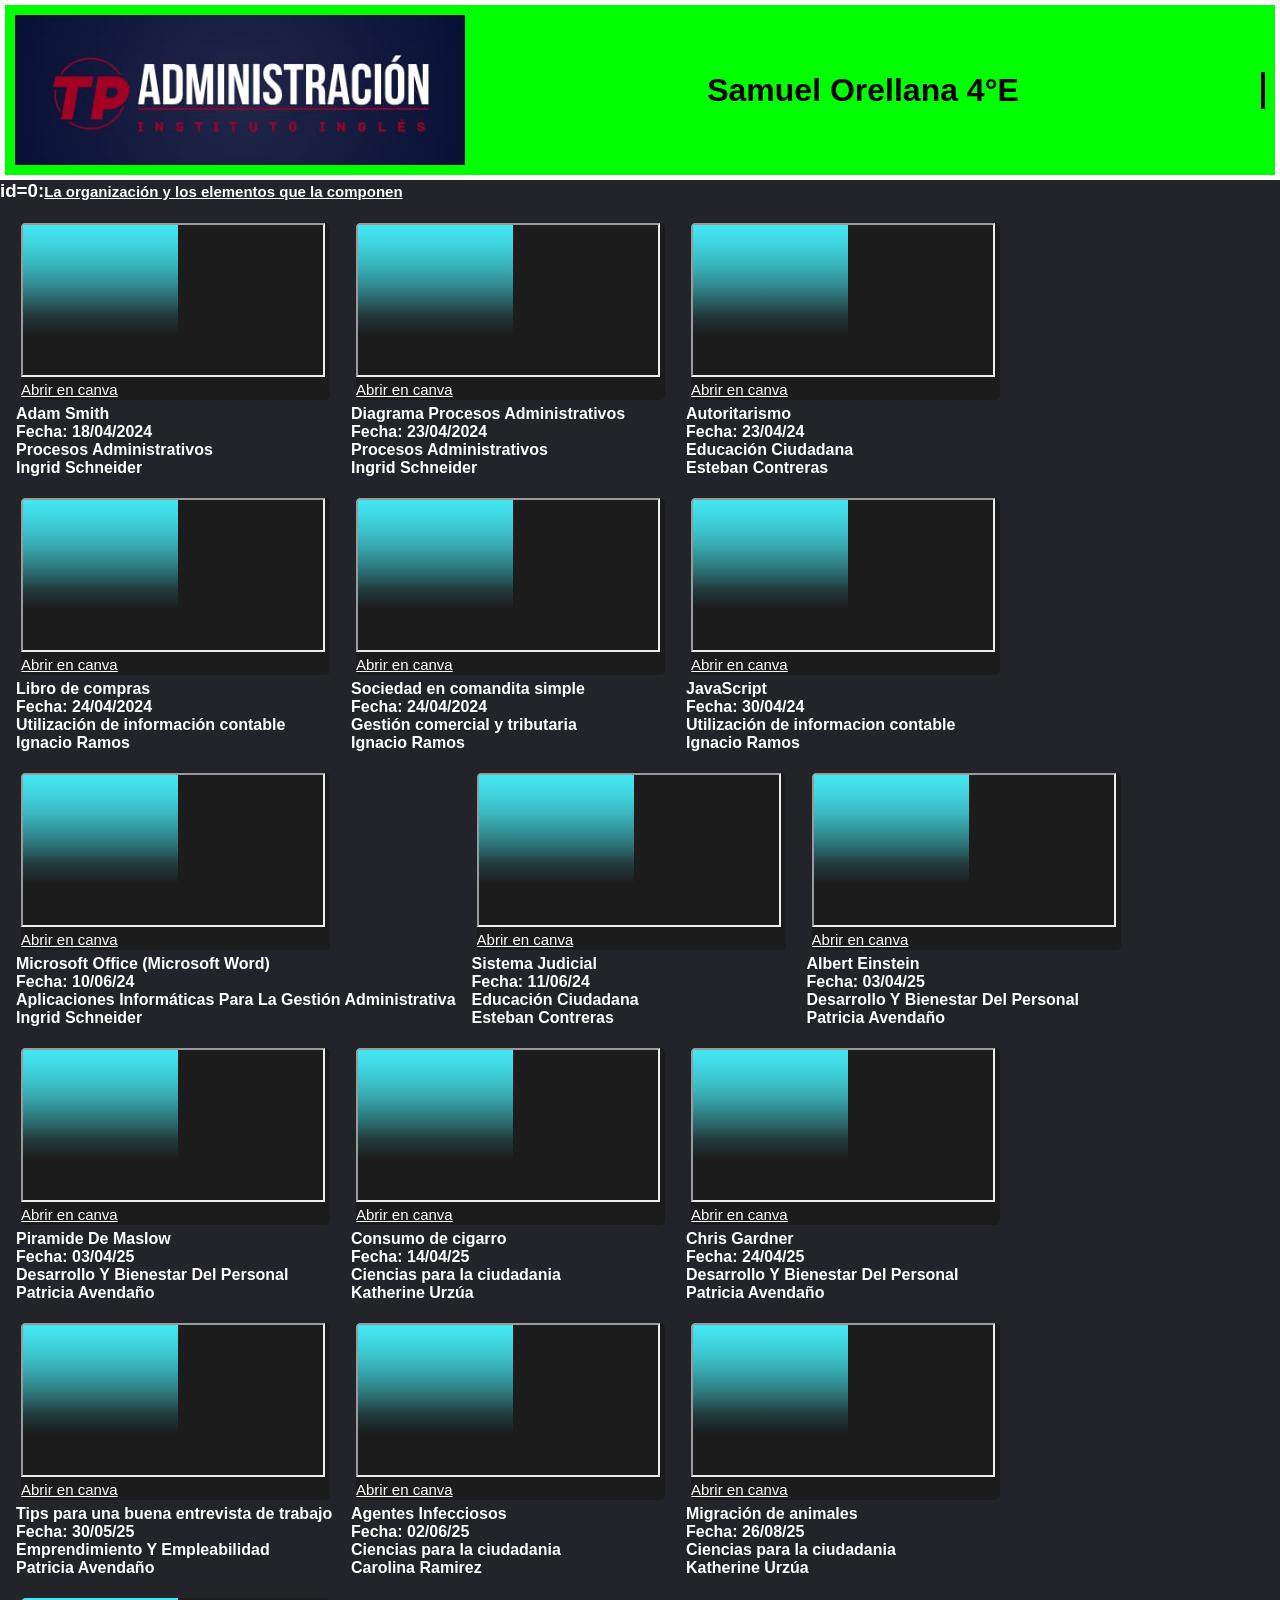
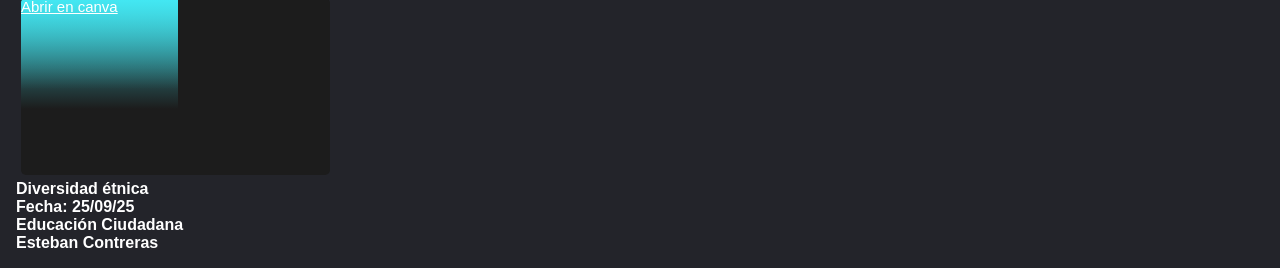
<file: index.html>
<!DOCTYPE html>


<head>
    <meta charset="UTF-8">
    <html lang="es">
    <title>Samuel Orellana 4°E</title>
    <link rel="stylesheet" href="style.css">
    <meta name="viewport" content="width=device-width, initial-scale=1.0">
        <link rel="icon" href="logo.jpg">
</head>

<body>
    <header>
        <img class="logo" src="logo.jpg" width="450px">
        <spann>
            <h1>Samuel Orellana 4°E</h1>
        </spann>
    </header>

    <!-- pagina organizacion -->
    <div>
        <h3>id=0:<a href="https://samuelorellana123.github.io">La organización y los elementos que la componen</a></h3>
    <!-- fin pagina organizacion -->


    <div class="product-container">
        <main>
            <div class="tareas">
                <div id="contenedor"></div>
            </div>
        </main>

    </div>
    <script src="index.js"></script>
</body>

</html>
</file>
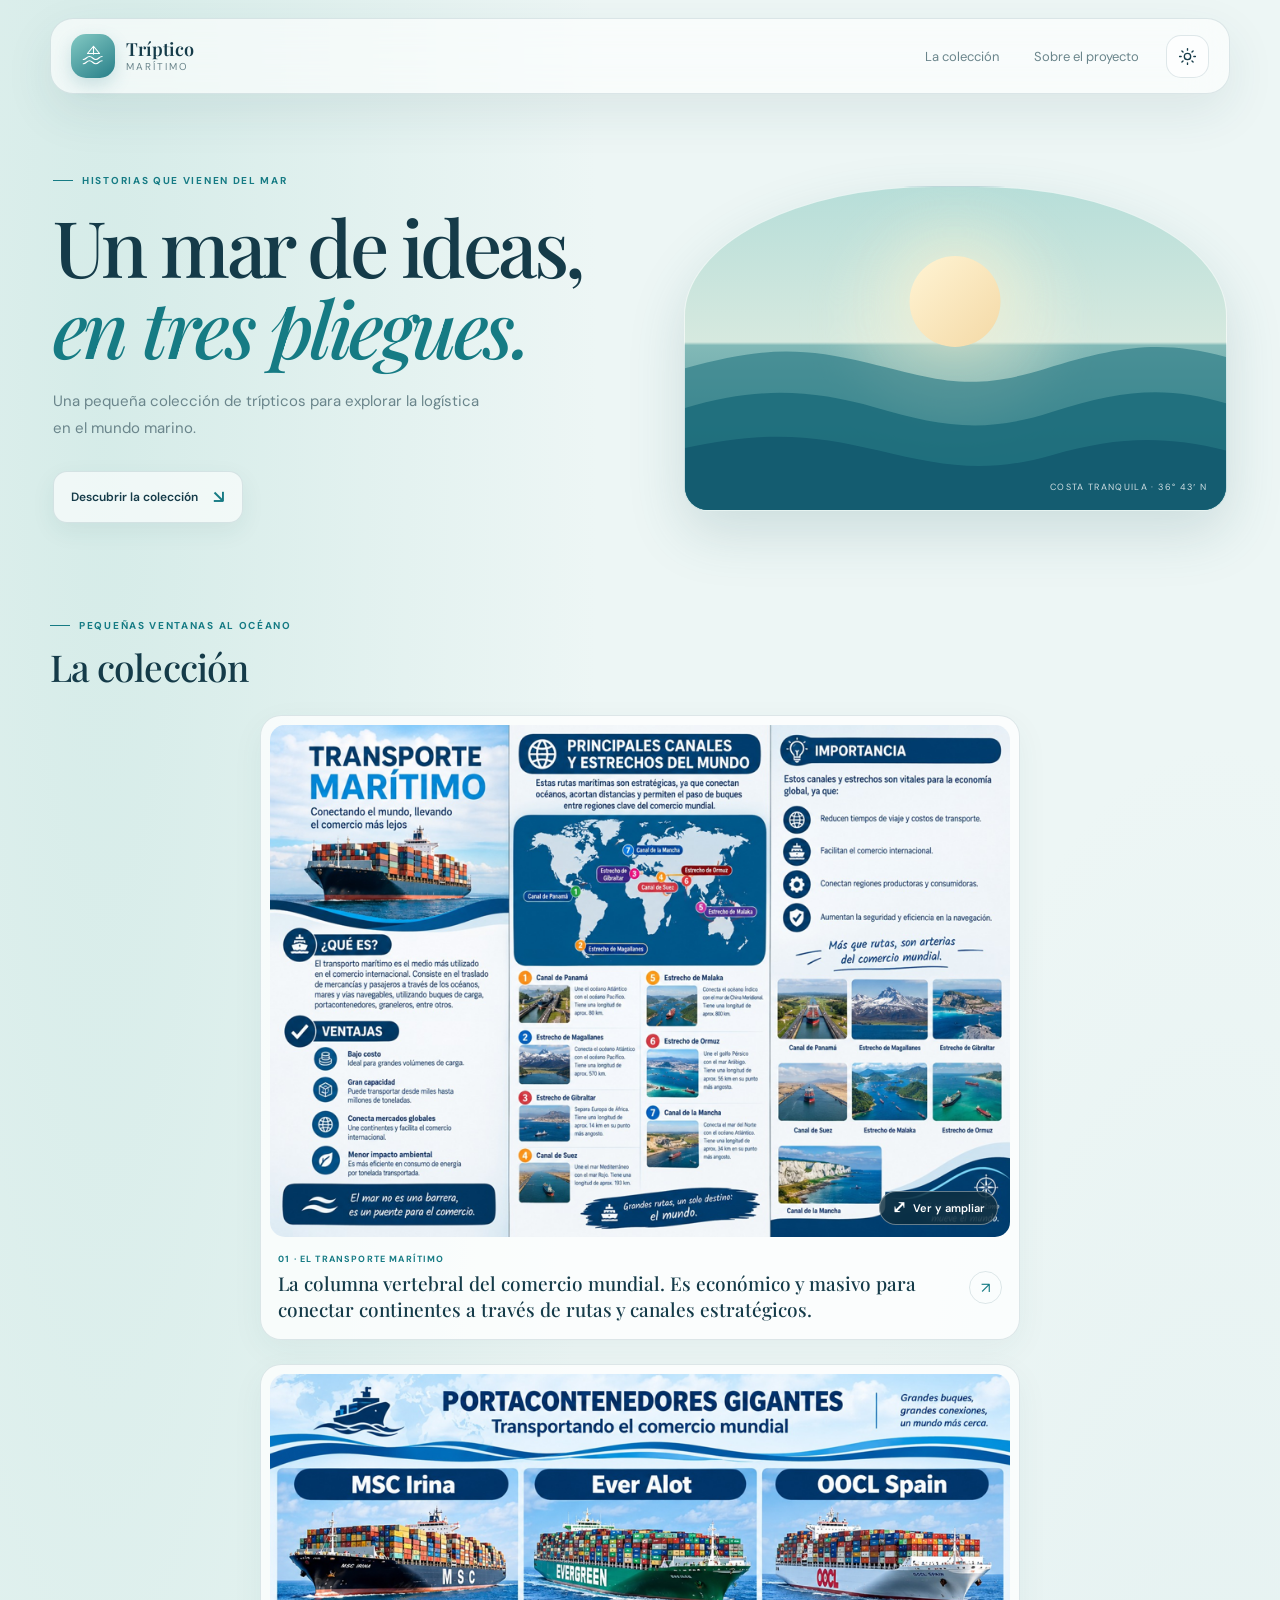
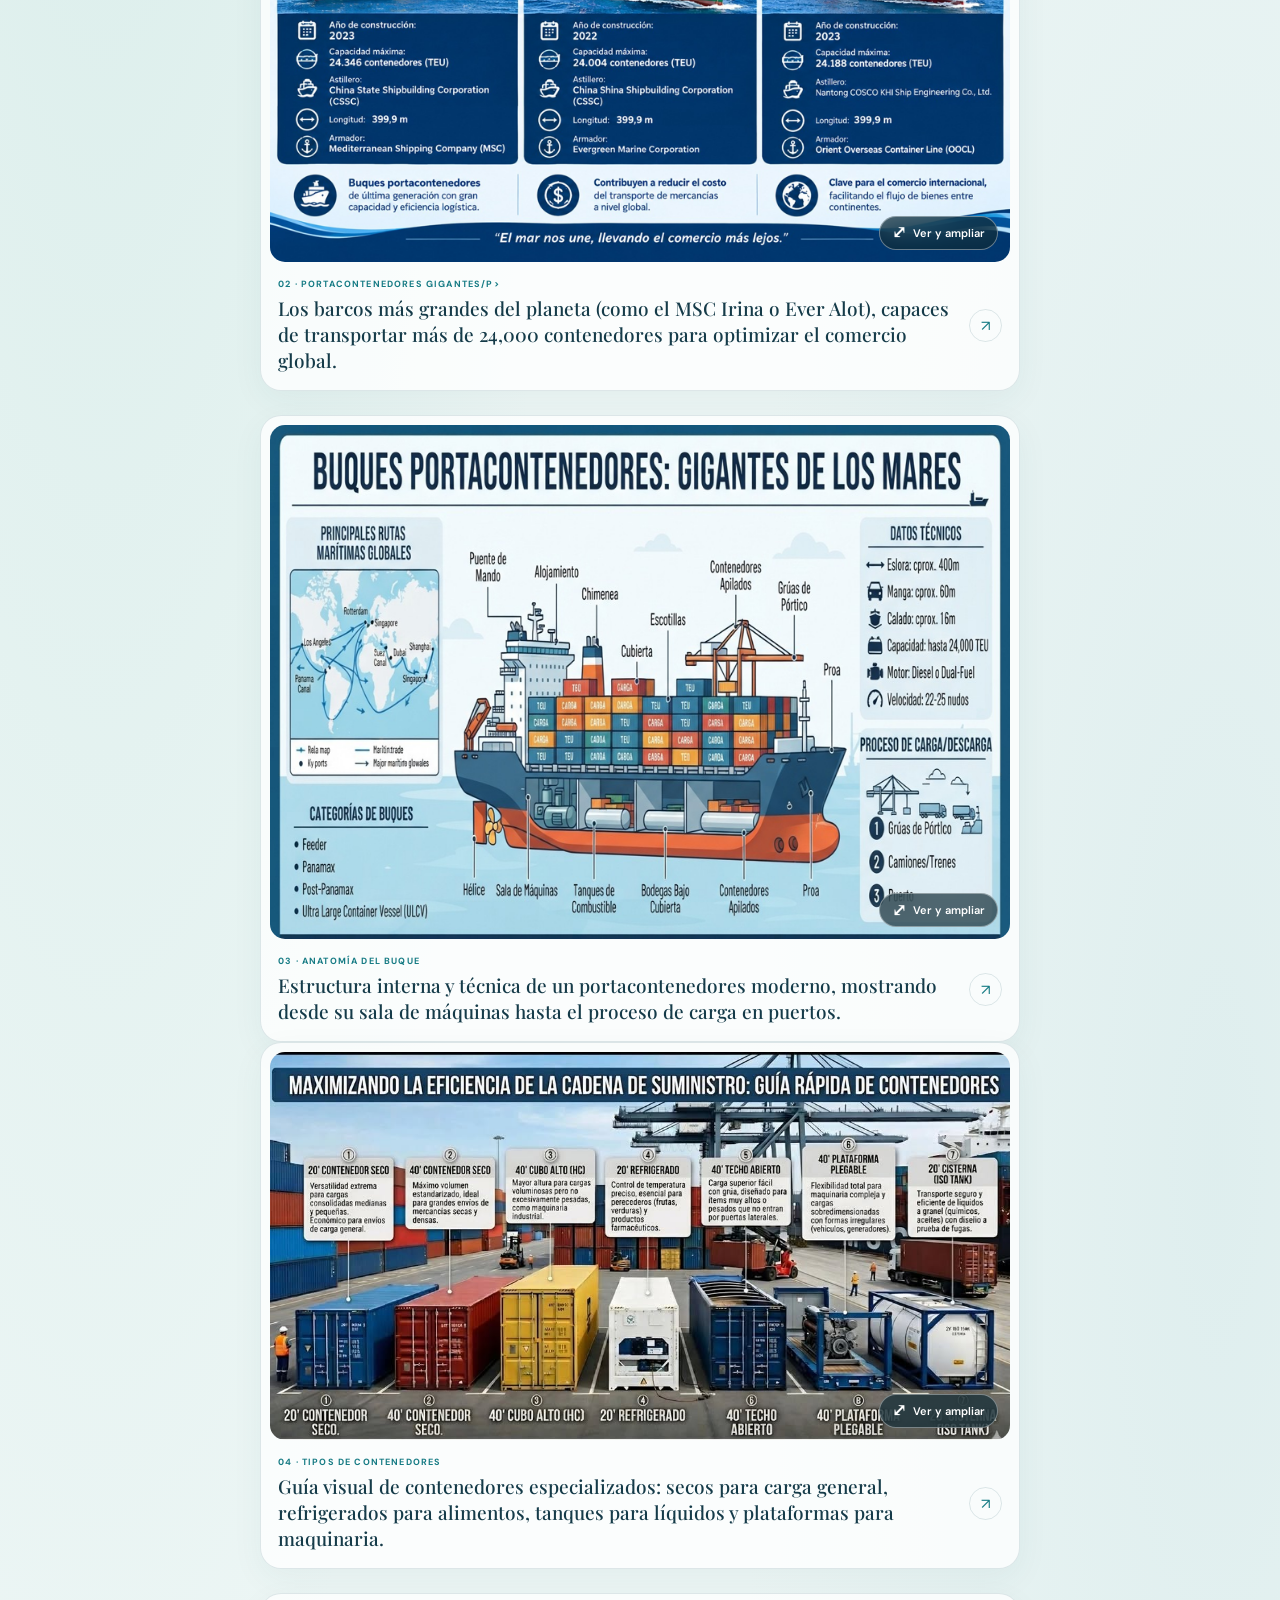
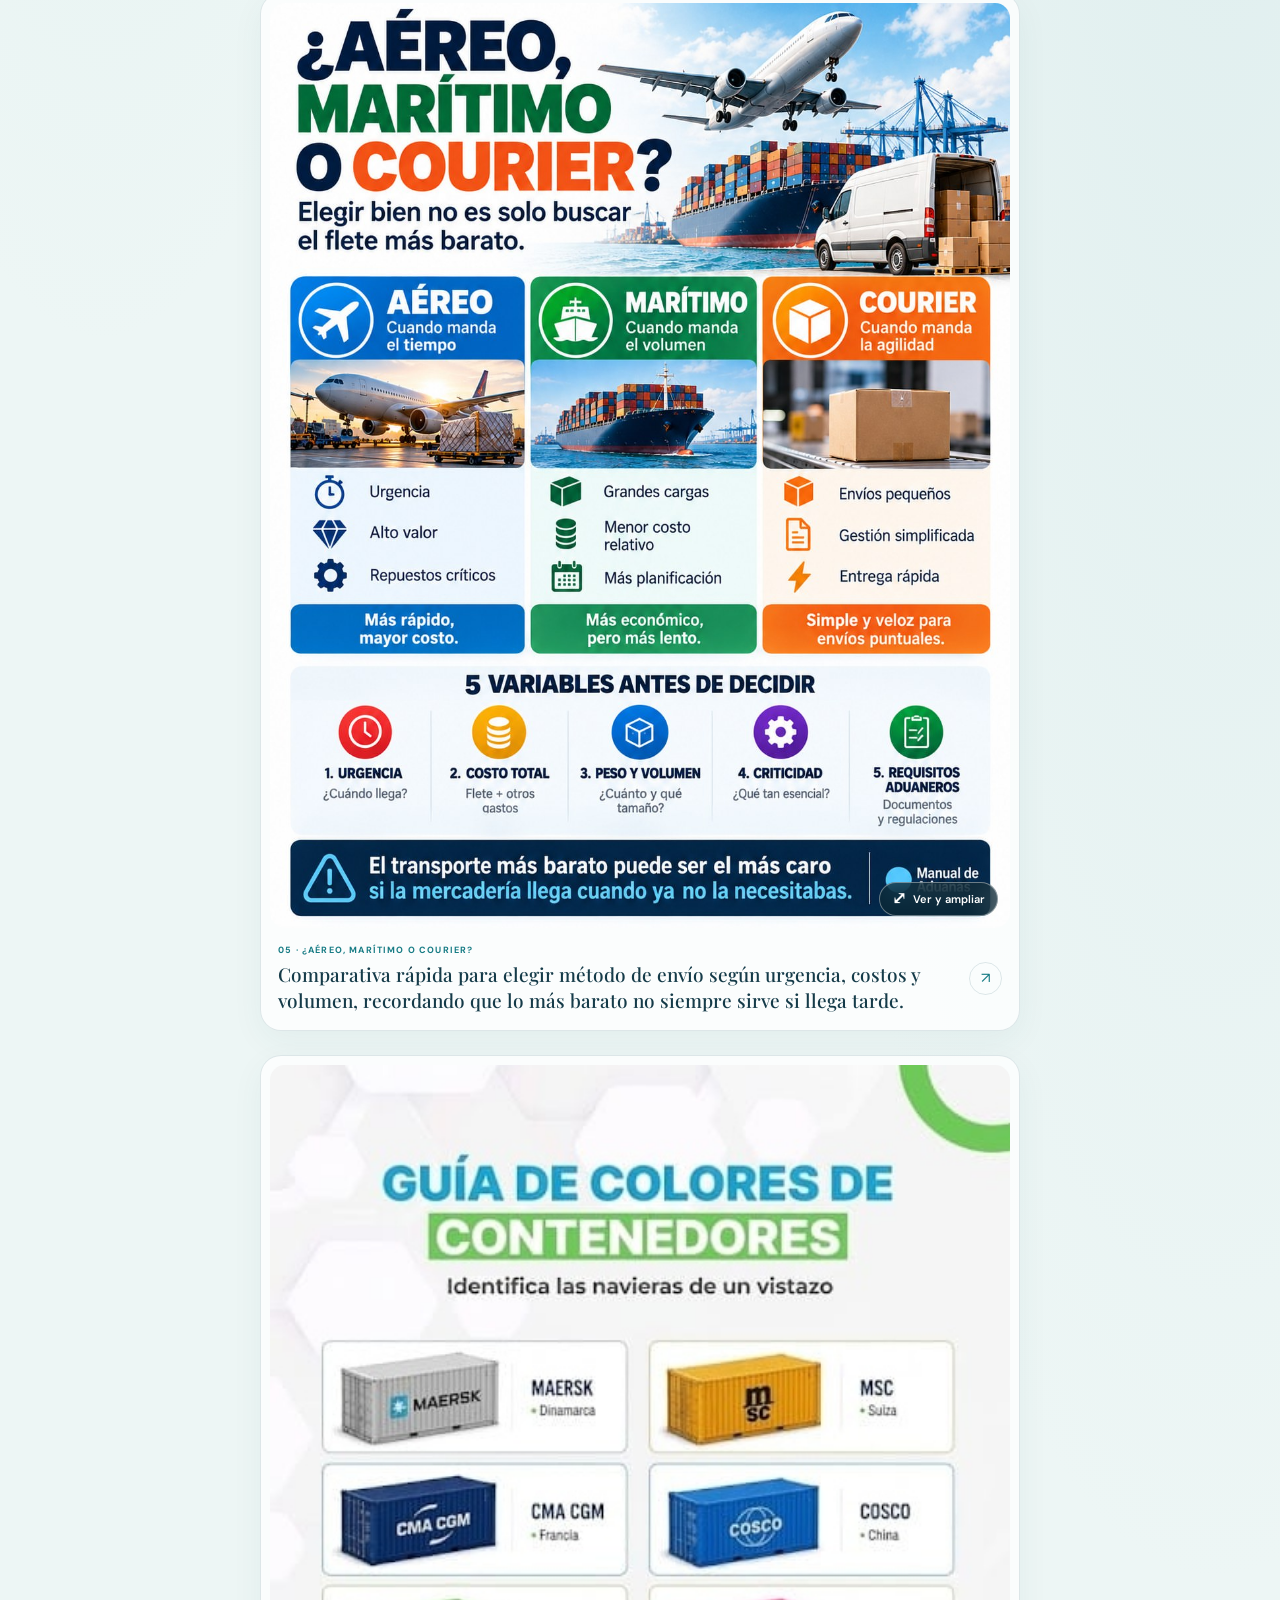
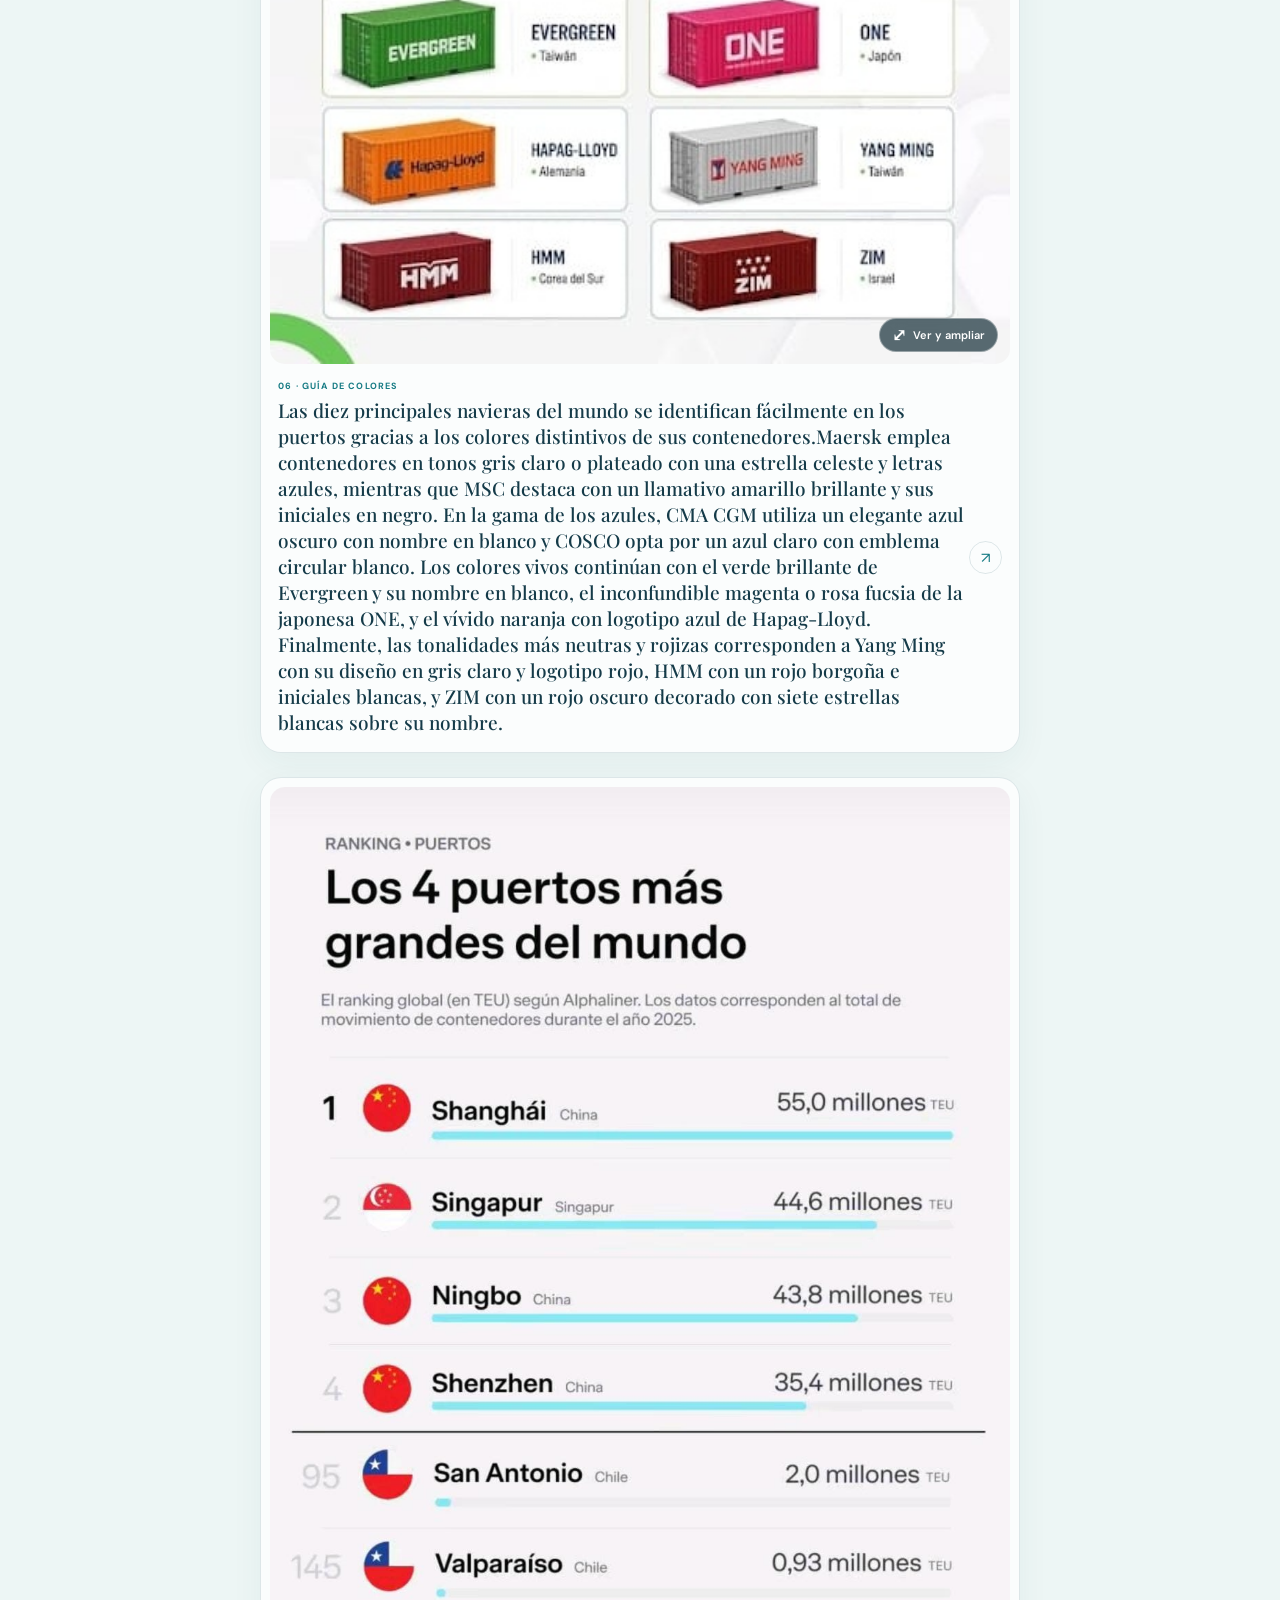
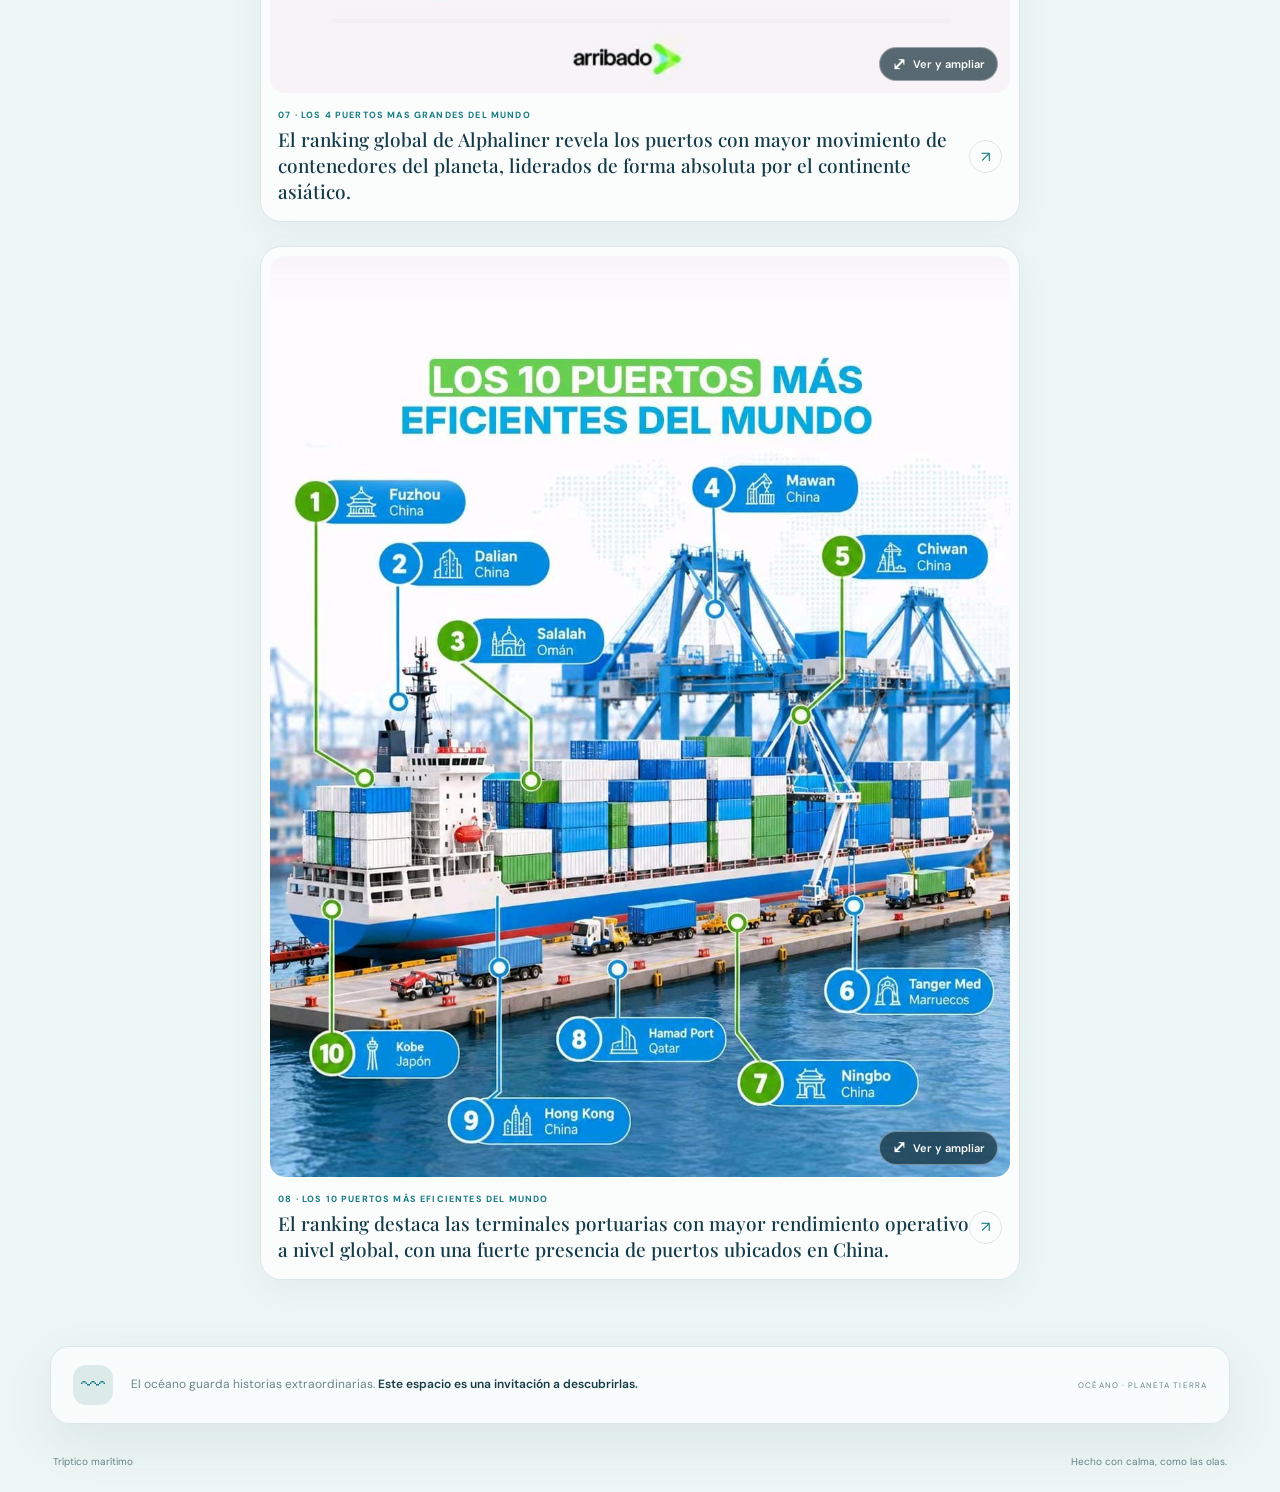
<file: triptico/index.html>
<!DOCTYPE html>
<html lang="es" data-theme="light">
<head>
    <meta charset="UTF-8">
    <meta name="viewport" content="width=device-width, initial-scale=1.0">
    <meta name="theme-color" content="#eaf5f5">
    <meta name="description" content="Una colección de trípticos inspirados en el mar.">
    <title>Tríptico marítimo</title>
    <link rel="stylesheet" href="style.css">
</head>
<body>
    <div class="page-shell">
        <header class="site-header glass-panel">
            <a class="brand" href="#inicio" aria-label="Tríptico marítimo, inicio">
                <span class="brand-mark" aria-hidden="true">
                    <svg viewBox="0 0 48 48" fill="none">
                        <path d="M7 29c5.2 0 5.2-5 10.4-5s5.2 5 10.4 5 5.2-5 10.4-5" />
                        <path d="M7 36c5.2 0 5.2-5 10.4-5s5.2 5 10.4 5 5.2-5 10.4-5" />
                        <path d="M24 7v13m0-13 10 12H14L24 7Z" />
                    </svg>
                </span>
                <span class="brand-copy">
                    <strong>Tríptico</strong>
                    <span>marítimo</span>
                </span>
            </a>

            <nav class="main-nav" aria-label="Navegación principal">
                <a href="#coleccion">La colección</a>
                <a href="#sobre">Sobre el proyecto</a>
            </nav>

            <button class="theme-toggle" type="button" aria-label="Cambiar a modo oscuro" title="Cambiar tema">
                <svg class="sun-icon" viewBox="0 0 24 24" aria-hidden="true">
                    <circle cx="12" cy="12" r="4" />
                    <path d="M12 2v2m0 16v2M4.93 4.93l1.42 1.42m11.3 11.3 1.42 1.42M2 12h2m16 0h2M4.93 19.07l1.42-1.42m11.3-11.3 1.42-1.42" />
                </svg>
                <svg class="moon-icon" viewBox="0 0 24 24" aria-hidden="true">
                    <path d="M20.2 15.1A8.5 8.5 0 0 1 8.9 3.8 8.6 8.6 0 1 0 20.2 15.1Z" />
                </svg>
            </button>
        </header>

        <main id="inicio">
            <section class="hero" aria-labelledby="hero-title">
                <div class="hero-copy">
                    <p class="eyebrow"><span></span> Historias que vienen del mar</p>
                    <h1 id="hero-title">Un mar de ideas,<br><em>en tres pliegues.</em></h1>
                    <p class="hero-description">Una pequeña colección de trípticos para explorar la logística en el mundo marino.</p>
                    <a class="primary-link" href="#coleccion">Descubrir la colección <span aria-hidden="true">↘</span></a>
                </div>
                <div class="hero-art" aria-hidden="true">
                    <span class="sun-glow"></span>
                    <span class="hero-sun"></span>
                    <svg class="hero-wave" viewBox="0 0 620 360" preserveAspectRatio="none">
                        <path d="M0 145c83-30 129-34 210-8s116 44 202 9 133-44 208-18v232H0V145Z" />
                        <path d="M0 205c81-33 146-28 218-1s122 41 202 7 132-40 200-13v162H0V205Z" />
                        <path d="M0 265c94-27 150-19 222 4s123 35 198 7 128-30 200-7v91H0v-95Z" />
                    </svg>
                    <span class="hero-caption">Costa tranquila · 36° 43′ N</span>
                </div>
            </section>

            <section class="collection-section" id="coleccion" aria-labelledby="collection-title">
                <div class="section-heading">
                    <div>
                        <p class="eyebrow"><span></span> Pequeñas ventanas al océano</p>
                        <h2 id="collection-title">La colección</h2>
                    </div>
                </div>

                <div class="triptych-grid">
                    <article class="triptych-card">
                        <button class="image-open" type="button" aria-label="Ver el tríptico en pantalla completa">
                            <img src="Imagen1.png" alt="Primer tríptico marítimo">
                            <span class="image-open-label"><span aria-hidden="true">⤢</span> Ver y ampliar</span>
                        </button>
                        <div class="card-copy">
                            <div><p class="card-category">01 · El Transporte Marítimo</p><h3>La columna vertebral del comercio mundial. Es económico y masivo para conectar continentes a través de rutas y canales estratégicos.</h3></div>
                            <span class="card-arrow" aria-hidden="true">↗</span>
                        </div>
                    </article>

                    <article class="triptych-card">
                        <button class="image-open" type="button" aria-label="Ver el tríptico en pantalla completa">
                            <img src="Imagen2.png" alt="Segundo tríptico marítimo">
                            <span class="image-open-label"><span aria-hidden="true">⤢</span> Ver y ampliar</span>
                        </button>
                        <div class="card-copy">
                            <div><p class="card-category">02 · Portacontenedores Gigantes/p><h3>Los barcos más grandes del planeta (como el MSC Irina o Ever Alot), capaces de transportar más de 24,000 contenedores para optimizar el comercio global.</h3></div>
                            <span class="card-arrow" aria-hidden="true">↗</span>
                        </div>
                    </article>

                    <article class="triptych-card">
                        <button class="image-open" type="button" aria-label="Ver el tríptico en pantalla completa">
                            <img src="Imagen3.png" alt="Tercer tríptico marítimo">
                            <span class="image-open-label"><span aria-hidden="true">⤢</span> Ver y ampliar</span>
                        </button>
                        <div class="card-copy">
                            <div><p class="card-category">03 · Anatomía del Buque</p><h3>Estructura interna y técnica de un portacontenedores moderno, mostrando desde su sala de máquinas hasta el proceso de carga en puertos.</h3></div>
                            <span class="card-arrow" aria-hidden="true">↗</span>
                        </div>
                    </article>
                </div>
                <div class="triptych-grid">
                    <article class="triptych-card">
                        <button class="image-open" type="button" aria-label="Ver el tríptico en pantalla completa">
                            <img src="Imagen4.jpg" alt="Cuarto tríptico marítimo">
                            <span class="image-open-label"><span aria-hidden="true">⤢</span> Ver y ampliar</span>
                        </button>
                        <div class="card-copy">
                            <div><p class="card-category">04 · Tipos de Contenedores</p><h3>Guía visual de contenedores especializados: secos para carga general, refrigerados para alimentos, tanques para líquidos y plataformas para maquinaria.</h3></div>
                            <span class="card-arrow" aria-hidden="true">↗</span>
                        </div>
                    </article>

                    <div class="triptych-grid">
                    <article class="triptych-card">
                        <button class="image-open" type="button" aria-label="Ver el tríptico en pantalla completa">
                            <img src="Imagen5.jpg" alt="Quinto tríptico marítimo">
                            <span class="image-open-label"><span aria-hidden="true">⤢</span> Ver y ampliar</span>
                        </button>
                        <div class="card-copy">
                            <div><p class="card-category">05 · ¿Aéreo, Marítimo o Courier?</p><h3>Comparativa rápida para elegir método de envío según urgencia, costos y volumen, recordando que lo más barato no siempre sirve si llega tarde.</h3></div>
                            <span class="card-arrow" aria-hidden="true">↗</span>
                        </div>
                    </article>

<div class="triptych-grid">
                    <article class="triptych-card">
                        <button class="image-open" type="button" aria-label="Ver el tríptico en pantalla completa">
                            <img src="Imagen6.jpg" alt="Quinto tríptico marítimo">
                            <span class="image-open-label"><span aria-hidden="true">⤢</span> Ver y ampliar</span>
                        </button>
                        <div class="card-copy">
                            <div><p class="card-category">06 · Guía de colores</p><h3>Las diez principales navieras del mundo se identifican fácilmente en los puertos gracias a los colores distintivos de sus contenedores.
​Maersk emplea contenedores en tonos gris claro o plateado con una estrella celeste y letras azules, mientras que MSC destaca con un llamativo amarillo brillante y sus iniciales en negro. En la gama de los azules, CMA CGM utiliza un elegante azul oscuro con nombre en blanco y COSCO opta por un azul claro con emblema circular blanco. Los colores vivos continúan con el verde brillante de Evergreen y su nombre en blanco, el inconfundible magenta o rosa fucsia de la japonesa ONE, y el vívido naranja con logotipo azul de Hapag-Lloyd. Finalmente, las tonalidades más neutras y rojizas corresponden a Yang Ming con su diseño en gris claro y logotipo rojo, HMM con un rojo borgoña e iniciales blancas, y ZIM con un rojo oscuro decorado con siete estrellas blancas sobre su nombre.</h3></div>
                            <span class="card-arrow" aria-hidden="true">↗</span>
                        </div>
                    </article>

<div class="triptych-grid">
                    <article class="triptych-card">
                        <button class="image-open" type="button" aria-label="Ver el tríptico en pantalla completa">
                            <img src="Imagen7.jpg" alt="Séptimo tríptico marítimo">
                            <span class="image-open-label"><span aria-hidden="true">⤢</span> Ver y ampliar</span>
                        </button>
                        <div class="card-copy">
                            <div><p class="card-category">07 · Los 4 puertos mas grandes del mundo</p><h3>El ranking global de Alphaliner revela los puertos con mayor movimiento de contenedores del planeta, liderados de forma absoluta por el continente asiático.</h3></div>
                            <span class="card-arrow" aria-hidden="true">↗</span>
                        </div>
                    </article>

<div class="triptych-grid">
                    <article class="triptych-card">
                        <button class="image-open" type="button" aria-label="Ver el tríptico en pantalla completa">
                            <img src="Imagen8.jpg" alt="Primer tríptico marítimo">
                            <span class="image-open-label"><span aria-hidden="true">⤢</span> Ver y ampliar</span>
                        </button>
                        <div class="card-copy">
                            <div><p class="card-category">08 · Los 10 puertos más eficientes del mundo</p><h3>El ranking destaca las terminales portuarias con mayor rendimiento operativo a nivel global, con una fuerte presencia de puertos ubicados en China.</h3></div>
                            <span class="card-arrow" aria-hidden="true">↗</span>
                        </div>
                    </article>
            </section>

            <section class="about-strip glass-panel" id="sobre">
                <span class="about-icon" aria-hidden="true">〰</span>
                <p>El océano guarda historias extraordinarias. <strong>Este espacio es una invitación a descubrirlas.</strong></p>
                <span class="about-coordinate">OCÉANO · PLANETA TIERRA</span>
            </section>
        </main>

        <footer class="site-footer"><span>Tríptico marítimo</span><span>Hecho con calma, como las olas.</span></footer>
    </div>

    <dialog class="image-viewer" aria-label="Visor de tríptico ampliado">
        <div class="viewer-toolbar">
            <span class="viewer-title">Vista ampliada</span>
            <div class="viewer-controls" aria-label="Controles de zoom">
                <button class="zoom-out" type="button" aria-label="Alejar">−</button>
                <span class="zoom-level" aria-live="polite">100%</span>
                <button class="zoom-in" type="button" aria-label="Acercar">+</button>
                <button class="zoom-reset" type="button">Ajustar</button>
            </div>
            <button class="viewer-close" type="button" aria-label="Cerrar imagen">×</button>
        </div>
        <div class="viewer-stage">
            <img class="viewer-image" alt="">
        </div>
    </dialog>

    <script>
        const themeToggle = document.querySelector('.theme-toggle');
        const themeColor = document.querySelector('meta[name="theme-color"]');
        const savedTheme = localStorage.getItem('triptico-theme');

        if (savedTheme === 'dark') {
            document.documentElement.dataset.theme = 'dark';
            themeColor.content = '#101b25';
            themeToggle.setAttribute('aria-label', 'Cambiar a modo claro');
        }

        themeToggle.addEventListener('click', () => {
            const isDark = document.documentElement.dataset.theme === 'dark';
            const nextTheme = isDark ? 'light' : 'dark';
            document.documentElement.dataset.theme = nextTheme;
            themeColor.content = nextTheme === 'dark' ? '#101b25' : '#eaf5f5';
            themeToggle.setAttribute('aria-label', nextTheme === 'dark' ? 'Cambiar a modo claro' : 'Cambiar a modo oscuro');
            localStorage.setItem('triptico-theme', nextTheme);
        });

        const imageViewer = document.querySelector('.image-viewer');
        const viewerImage = document.querySelector('.viewer-image');
        const zoomLevel = document.querySelector('.zoom-level');
        let currentZoom = 1;

        function setZoom(zoom) {
            currentZoom = Math.min(2.5, Math.max(0.5, zoom));
            viewerImage.style.width = `${currentZoom * 100}%`;
            zoomLevel.textContent = `${Math.round(currentZoom * 100)}%`;
        }

        document.querySelectorAll('.image-open').forEach((button) => {
            button.addEventListener('click', () => {
                const image = button.querySelector('img');
                viewerImage.src = image.src;
                viewerImage.alt = image.alt;
                setZoom(1);
                imageViewer.showModal();
            });
        });

        document.querySelector('.zoom-in').addEventListener('click', () => setZoom(currentZoom + 0.25));
        document.querySelector('.zoom-out').addEventListener('click', () => setZoom(currentZoom - 0.25));
        document.querySelector('.zoom-reset').addEventListener('click', () => setZoom(1));
        document.querySelector('.viewer-close').addEventListener('click', () => imageViewer.close());
        imageViewer.addEventListener('click', (event) => {
            if (event.target === imageViewer) imageViewer.close();
        });
    </script>
</body>
</html>
</file>
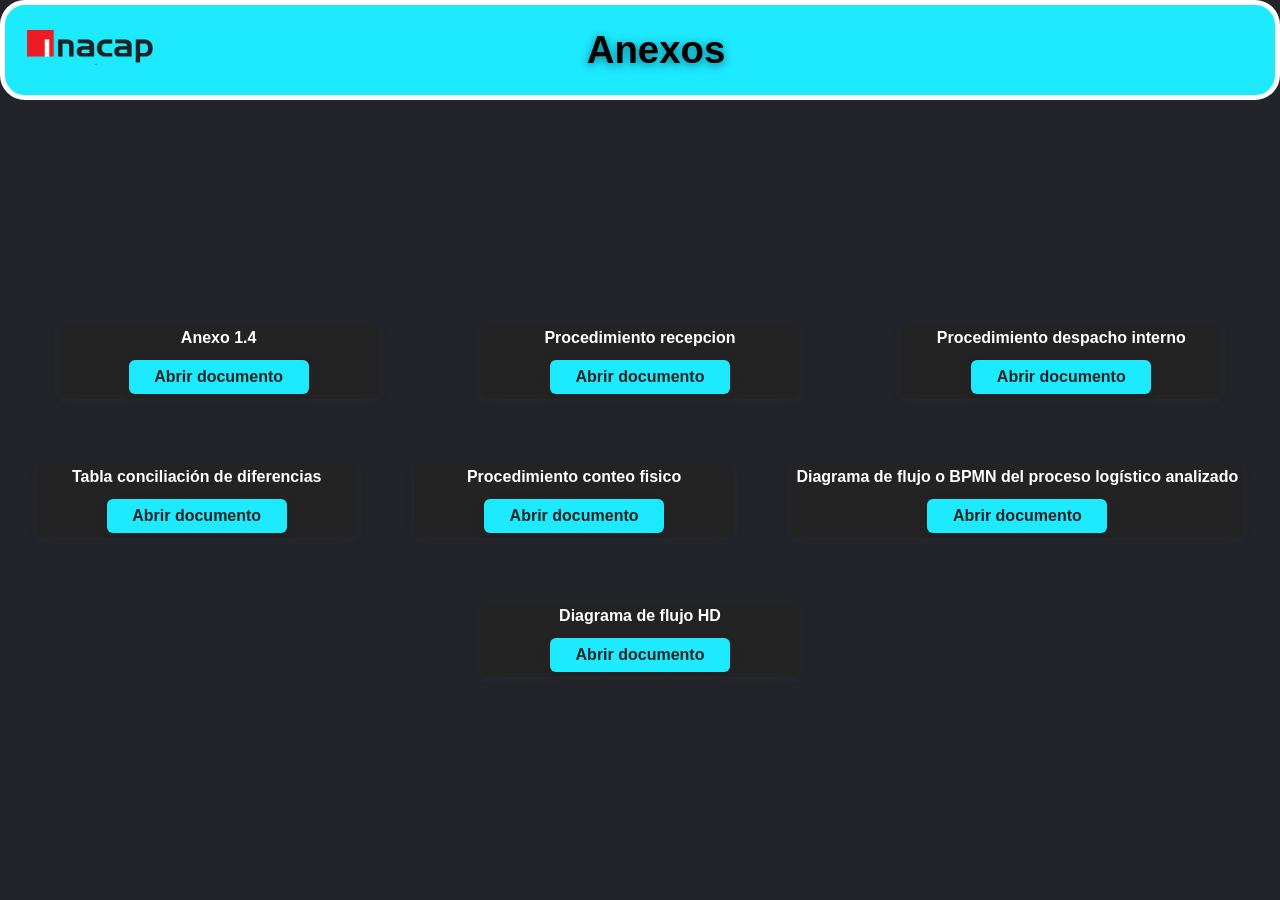
<file: anexos.html>
<!DOCTYPE html>


<head>
    <meta charset="UTF-8">
    <html lang="es">
    <title>Anexos Inacap</title>
    <link rel="stylesheet" href="anexos.css">
    <meta name="viewport" content="width=device-width, initial-scale=1.0">
        <link rel="icon" href="logo.ico">
</head>

<body>
    <header>
        <img class="logo" src="logo.png" width="150px">
        <spann>
            <h1>Anexos</h1>
        </spann>
    </header>


    <div class="product-container">
        <main>
            <div class="tareas">
                <div id="contenedor"></div>
            </div>
        </main>

    </div>
    <script src="anexos.js"></script>
</body>

</html>
</file>
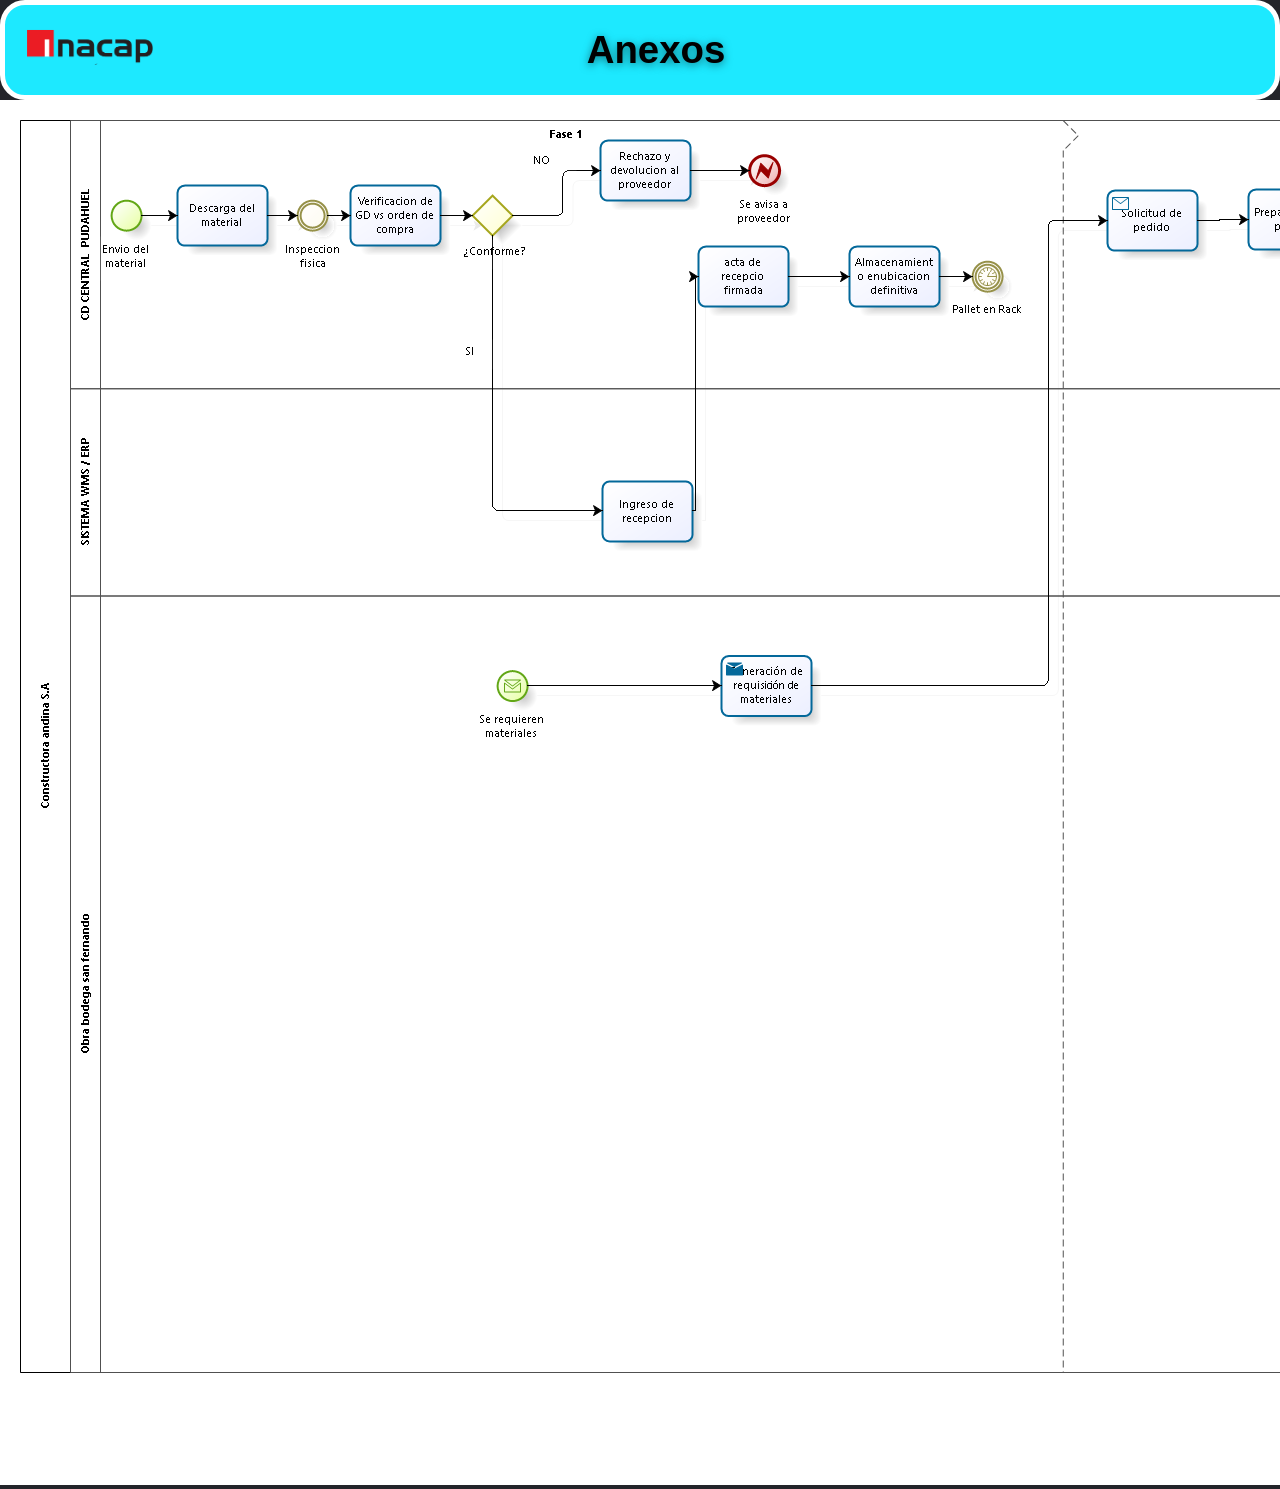
<file: bpmn.html>
<!DOCTYPE html>


<head>
    <meta charset="UTF-8">
    <html lang="es">
    <title>Anexos Inacap</title>
    <link rel="stylesheet" href="anexos.css">
    <meta name="viewport" content="width=device-width, initial-scale=1.0">
        <link rel="icon" href="logo.ico">
</head>

<body>
    <header>
        <img class="logo" src="logo.png" width="150px">
        <spann>
            <h1>Anexos</h1>
        </spann>
    </header>


    <div class="product-container">
        <main>
            <img src="diagrama.png">
        </main>

    </div>
    <script src="anexos.js"></script>
</body>

</html>
</file>
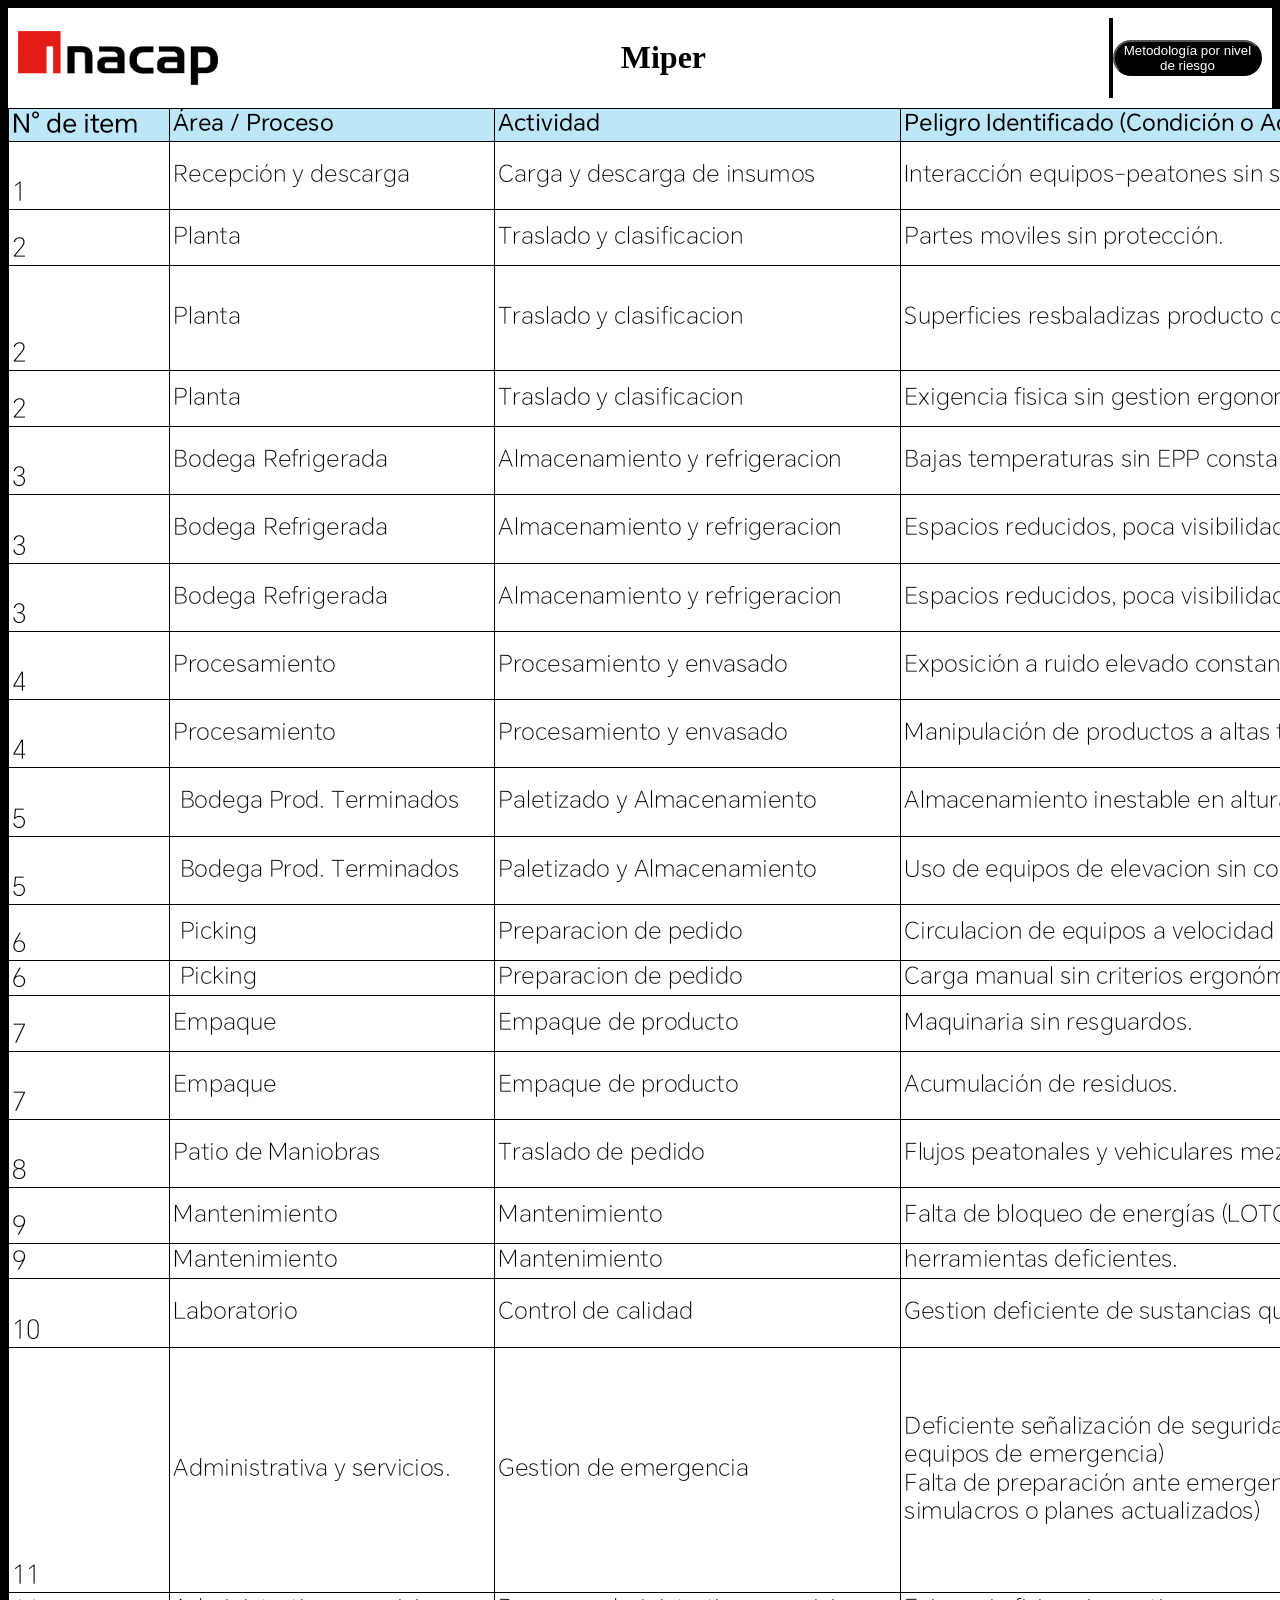
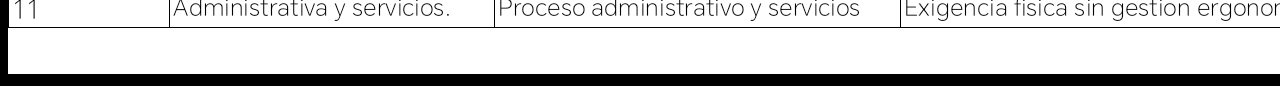
<file: miper.html>
<!DOCTYPE html>


<head>
    <meta charset="UTF-8">
    <html lang="es">
    <title>Miper</title>
    <link rel="stylesheet" href="stylemiper.css">
    <meta name="viewport" content="width=device-width, initial-scale=1.0">
        <link rel="icon" href="inacap.pmg">
</head>

<body>
    <header>
        <img class="logo" src="inacap.png" width="450px">
        <spann>
            <h1>Miper</h1>
        </spann>
<button><a href="nivelderiesgo.html">Metodología por nivel de riesgo</a></button>
    </header>
<img src="miper.png">
    <div class="product-container">
        <main>
            <div class="tareas">
                <div id="contenedor"></div>
            </div>
        </main>

    </div>
    <script src="jsmiper.js"></script>
</body>

</html>
</file>
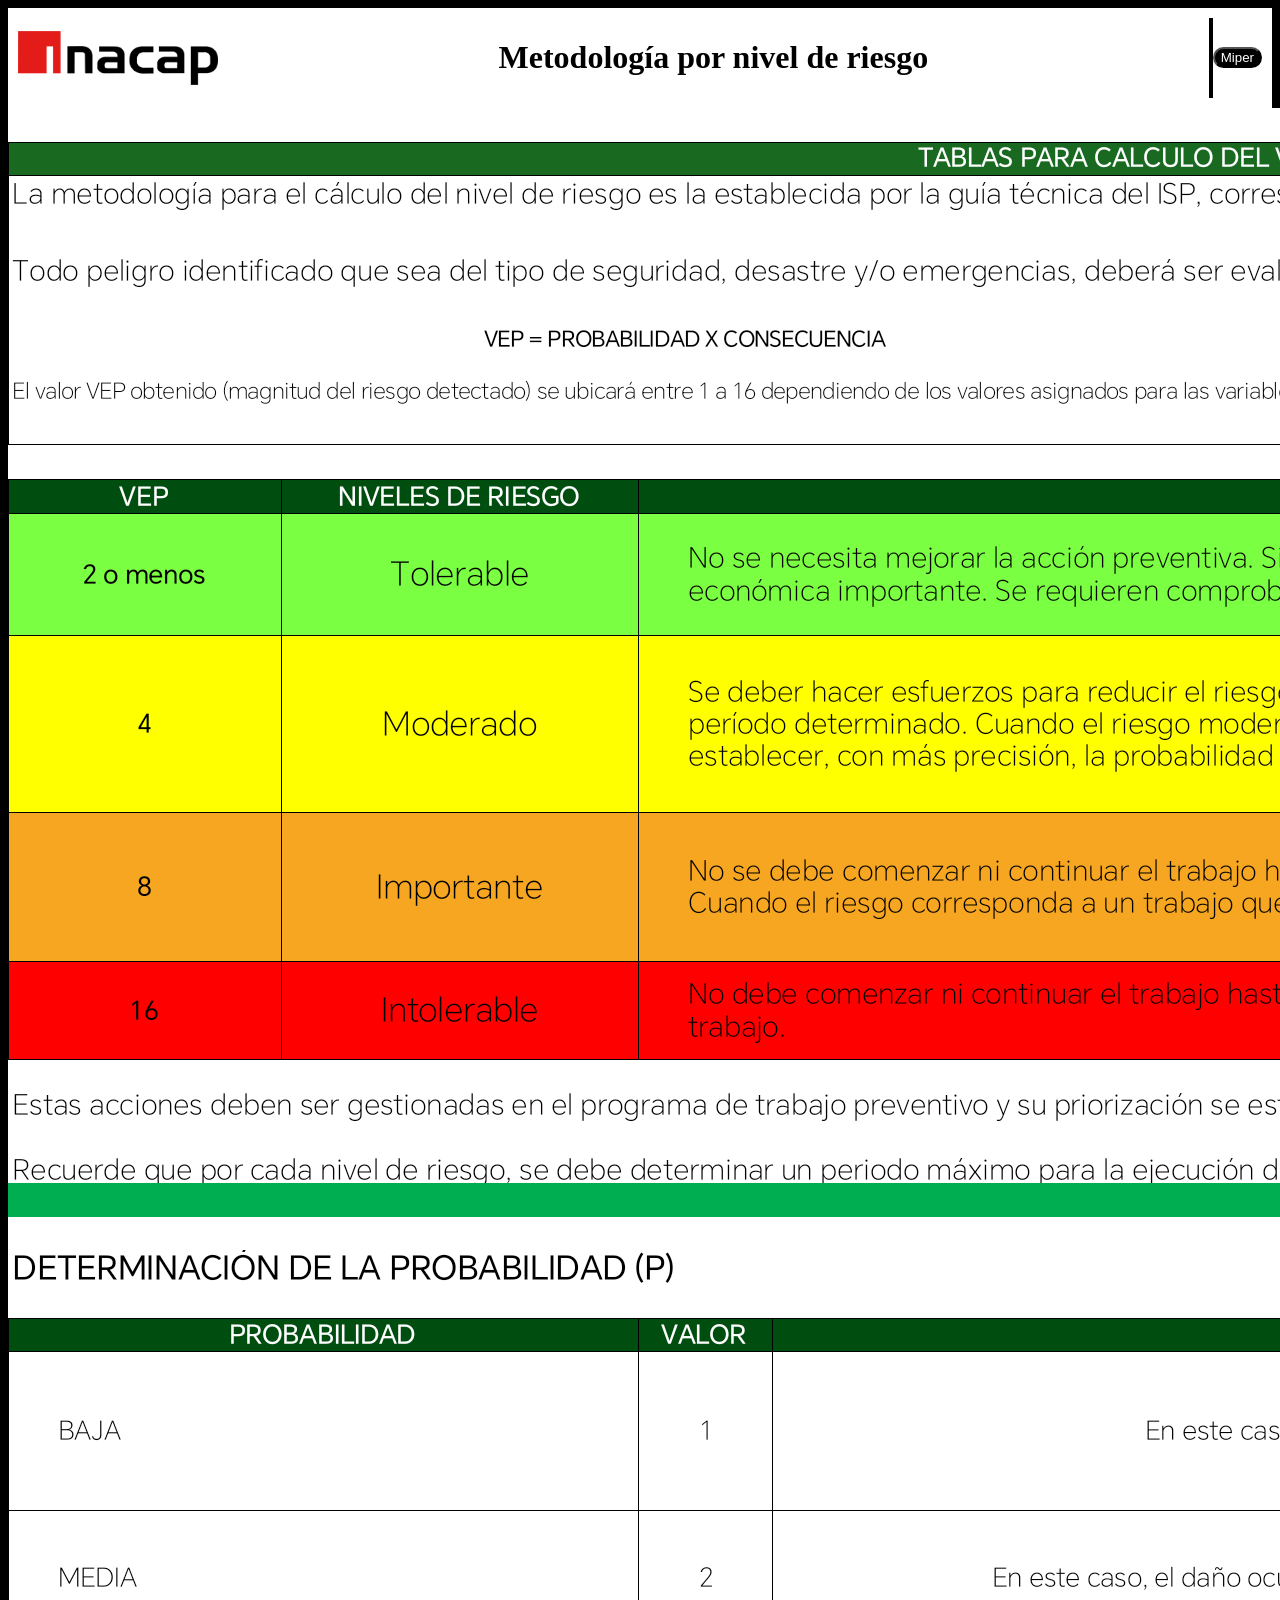
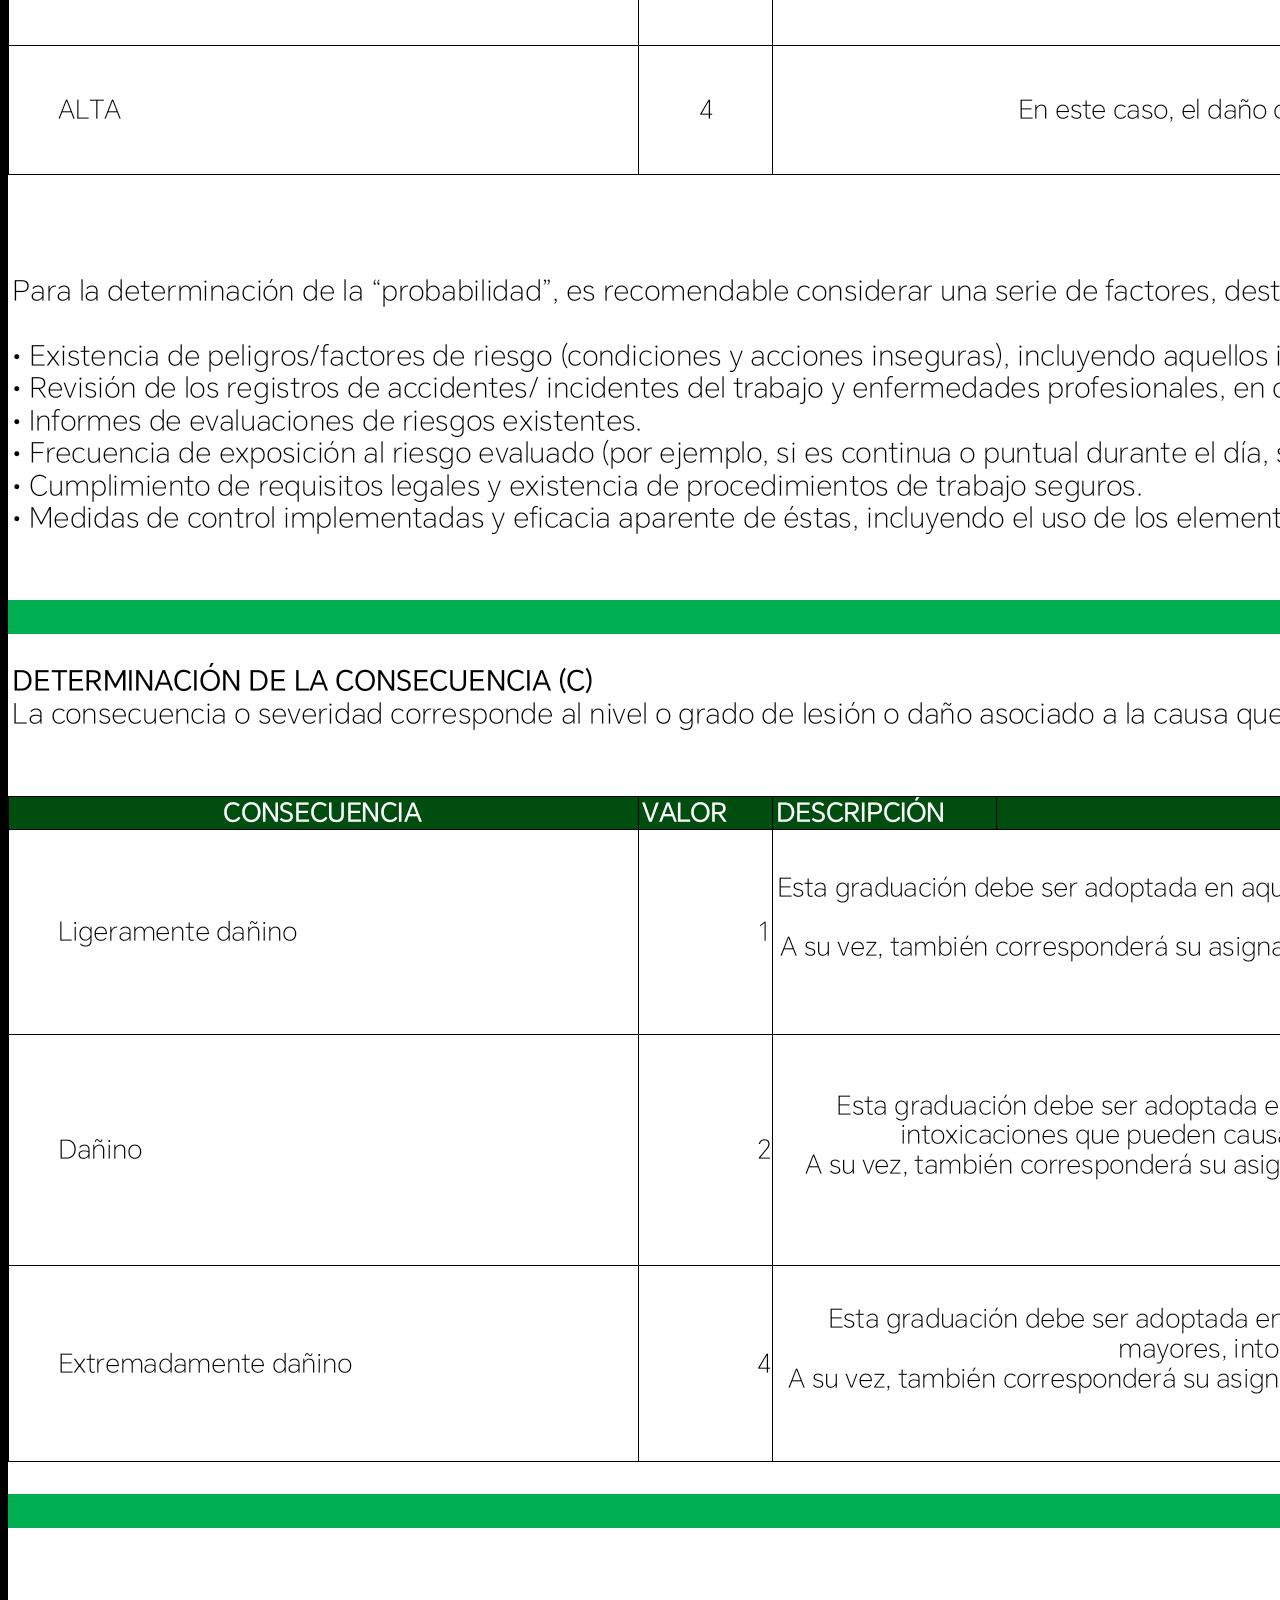
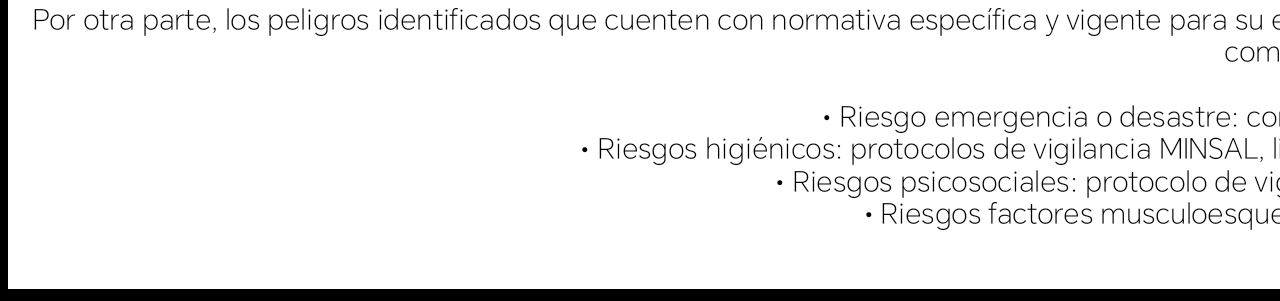
<file: nivelderiesgo.html>
<!DOCTYPE html>


<head>
    <meta charset="UTF-8">
    <html lang="es">
    <title>Metodología por nivel de riesgo</title>
    <link rel="stylesheet" href="stylemiper.css">
    <meta name="viewport" content="width=device-width, initial-scale=1.0">
        <link rel="icon" href="inacap.png">
</head>

<body>
    <header>
        <img class="logo" src="inacap.png" width="450px">
        <spann>
            <h1>Metodología por nivel de riesgo</h1>
        </spann>
<button><a href="miper.html">Miper</a></button>
    </header>
<img src="metodologianivelderiesgo.png">
    <div class="product-container">
        <main>
            <div class="tareas">
                <div id="contenedor"></div>
            </div>
        </main>

    </div>
    <script src="jsmiper.js"></script>
</body>

</html>
</file>
<file: style.css>
@media (max-width:700px) {
              header  .logo {
width: 50%;
                        height: 50%;
                }
            header {
                flex-direction: column;
                border: solid 1px white !important;
            }
            body {
                margin: 0;
                padding-right: 0px !important;
            }
            html {
                margin: 0;
                padding-right: 0px !important;
            }
        }
        
        header {
            display: flex;
            min-height: 70px;
            justify-content: space-between;
            align-items: center;
            padding: 10px;
            background-color: rgb(0, 255, 0);
            top: 0px;
            border: 5px solid white;
            width: 100%;
        }
        
        spann {
            display: block;
            white-space: nowrap;
            border-right: 4px solid;
            width: 39ch;
            animation: typing 2s steps(12), blink .5s infinite step-end alternate;
            overflow: hidden;
            display: flex;
            justify-content: center;
            align-items: center;
            flex-direction: column;
            text-align: center;
            width: 100%;
        }
        
        @keyframes typing {
            from {
                width: 0
            }
        }
        
        @keyframes blink {
            50% {
                border-color: transparent
            }
        }
        
        @import url('https://fonts.googleapis.com/css2?family=Poppins:wght@300;400;500;600;700;800;900&display=swap');
        * {
            margin: 0;
            padding: 0;
            box-sizing: border-box;
            font-family: 'Poppins', sans-serif;
        }
        
        body {
            display: flex;
            flex-wrap: wrap !important;
            /* justify-content: center;
        align-items: center; */
            min-height: 100vh;
            /* flex-direction: column; */
            background: #23242a;
        }
        
        h3,
        h4 {
            color: rgb(255, 255, 255);
        }
        
        a {
            color: rgb(255, 255, 255);
            font-size: 15px;
        }
        
        #contenedor {
            display: flex;
            /*   justify-content: center !important; */
            /* align-items: center !important; */
            flex-wrap: wrap !important;
            gap: 1rem !important;
            padding: 1rem 1rem;
            /* padding-top: 11rem !important; */
        }
        
        .card-title {
            font-size: 1rem !important;
            font-weight: 600;
        }
        
        .item {
            display: flex !important;
            align-items: center !important;
            flex-wrap: wrap !important;
            gap: 5px !important;
            padding: 5px !important;
        }
        
        .card {
            display: flex;
            flex-wrap: wrap;
        }
        
        .box {
            position: relative;
            width: 309px;
            /* width: 360px; */
            /* height: 420px; */
            height: 177px;
            background: #1c1c1c;
            border-radius: 5px;
            overflow: hidden;
            z-index: 1;
        }
        
        .box::before {
            content: '';
            z-index: -1;
            position: absolute;
            top: -90%;
            left: -30%;
            width: 250px;
            height: 250px;
            transform-origin: bottom right;
            background: linear-gradient(0deg, transparent, #45f3ff, #45f3ff);
            animation: animate 6s linear infinite;
        }
        
        .box::after {
            content: '';
            z-index: -1;
            position: absolute;
            top: -90%;
            left: -30%;
            width: 250px;
            height: 270px;
            transform-origin: bottom right;
            background: linear-gradient(0deg, transparent, #45f3ff, #45f3ff);
            animation: animate 6s linear infinite;
            animation-delay: -3s;
        }
        
        @keyframes animate {
            0% {
                transform: rotate(0deg);
            }
            100% {
                transform: rotate(360deg);
            }
        }
</file>
<file: triptico/style.css>
@import url('https://fonts.googleapis.com/css2?family=DM+Sans:wght@400;500;600;700&family=Playfair+Display:ital,wght@0,500;0,600;0,700;1,500;1,600&display=swap');

:root {
	color-scheme: light;
	--page: #edf6f5;
	--page-deep: #dcebea;
	--ink: #153b49;
	--muted: #6a858b;
	--accent: #167b84;
	--line: rgba(36, 94, 104, .14);
	--glass: rgba(255, 255, 255, .62);
	--card: rgba(255, 255, 255, .76);
	--shadow: 0 18px 50px rgba(35, 80, 88, .09);
	font-family: 'DM Sans', sans-serif;
}

:root[data-theme='dark'] {
	color-scheme: dark;
	--page: #101b25;
	--page-deep: #172936;
	--ink: #e4f0ee;
	--muted: #9bb3b6;
	--accent: #80d3cd;
	--line: rgba(188, 226, 222, .14);
	--glass: rgba(31, 51, 64, .66);
	--card: rgba(26, 43, 55, .88);
	--shadow: 0 18px 50px rgba(0, 0, 0, .2);
}

* { box-sizing: border-box; }

html { scroll-behavior: smooth; }

body {
	min-width: 320px;
	margin: 0;
	color: var(--ink);
	background:
		radial-gradient(ellipse at 8% 5%, rgba(178, 220, 213, .4), transparent 31rem),
		radial-gradient(ellipse at 95% 35%, rgba(193, 222, 224, .33), transparent 30rem),
		var(--page);
	transition: color .3s ease, background-color .3s ease;
}

button, a { font: inherit; }
a { color: inherit; text-decoration: none; }

.page-shell { width: min(1180px, calc(100% - 64px)); margin: 0 auto; }
.glass-panel { background: var(--glass); border: 1px solid rgba(255, 255, 255, .53); box-shadow: var(--shadow); backdrop-filter: blur(22px); -webkit-backdrop-filter: blur(22px); }

.site-header {
	position: sticky;
	z-index: 5;
	top: 18px;
	display: flex;
	align-items: center;
	justify-content: space-between;
	min-height: 76px;
	margin-top: 18px;
	padding: 12px 20px;
	border: 1px solid var(--line);
	border-radius: 23px;
}

.brand { display: inline-flex; align-items: center; gap: 11px; }
.brand-mark { display: grid; width: 44px; height: 44px; place-items: center; border-radius: 15px; color: white; background: linear-gradient(145deg, #83c9c3, #287f89); box-shadow: 0 7px 18px rgba(35, 121, 130, .2); }
.brand-mark svg { width: 29px; stroke: currentColor; stroke-linecap: round; stroke-linejoin: round; stroke-width: 1.8; }
.brand-copy { display: flex; flex-direction: column; line-height: 1.02; }
.brand-copy strong { font-family: 'Playfair Display', serif; font-size: 18px; font-weight: 600; }
.brand-copy span { margin-top: 4px; color: var(--muted); font-size: 10px; letter-spacing: .2em; text-transform: uppercase; }
.main-nav { display: flex; align-items: center; gap: 35px; margin-left: auto; margin-right: 27px; }
.main-nav a { color: var(--muted); font-size: 13px; transition: color .2s ease; }
.main-nav a:hover { color: var(--accent); }
.theme-toggle { display: grid; width: 43px; height: 43px; place-items: center; border: 1px solid var(--line); border-radius: 15px; color: var(--ink); background: var(--glass); cursor: pointer; transition: transform .2s ease, background .2s ease; }
.theme-toggle:hover { transform: translateY(-2px); background: var(--page-deep); }
.theme-toggle svg { width: 19px; fill: none; stroke: currentColor; stroke-linecap: round; stroke-linejoin: round; stroke-width: 1.7; }
.moon-icon, [data-theme='dark'] .sun-icon { display: none; }
[data-theme='dark'] .moon-icon { display: block; }

.hero { display: grid; min-height: 460px; grid-template-columns: 1fr .92fr; align-items: center; gap: 40px; padding: 68px 3px 72px; }
.hero-copy { position: relative; z-index: 1; padding: 12px 0; }
.eyebrow { display: flex; align-items: center; gap: 9px; margin: 0 0 19px; color: var(--accent); font-size: 10px; font-weight: 700; letter-spacing: .17em; text-transform: uppercase; }
.eyebrow > span { width: 20px; height: 1px; background: currentColor; }
h1, h2, h3, p { margin-top: 0; }
h1, h2, h3 { font-family: 'Playfair Display', Georgia, serif; }
h1 { max-width: 580px; margin-bottom: 20px; font-size: clamp(48px, 6.4vw, 78px); font-weight: 500; letter-spacing: -.045em; line-height: 1.04; }
h1 em { color: var(--accent); font-weight: 500; }
.hero-description { max-width: 430px; margin-bottom: 29px; color: var(--muted); font-size: 15px; line-height: 1.8; }
.primary-link { display: inline-flex; align-items: center; gap: 15px; padding: 13px 17px; border: 1px solid var(--line); border-radius: 14px; color: var(--ink); background: var(--glass); box-shadow: 0 8px 24px rgba(29, 81, 91, .07); font-size: 12px; font-weight: 600; transition: gap .2s ease, transform .2s ease; }
.primary-link:hover { gap: 21px; transform: translateY(-2px); }
.primary-link span { color: var(--accent); font-size: 18px; }

.hero-art { position: relative; height: 325px; overflow: hidden; border: 1px solid rgba(255, 255, 255, .65); border-radius: 46% 46% 24px 24px / 40% 40% 24px 24px; background: linear-gradient(180deg, #b7ded9 0%, #d6e9df 48%, #82b9b7 49%, #428b94 100%); box-shadow: 0 22px 55px rgba(53, 113, 119, .18); }
.sun-glow { position: absolute; top: 27px; left: 50%; width: 210px; height: 210px; border-radius: 50%; background: rgba(250, 246, 220, .29); filter: blur(24px); transform: translateX(-50%); }
.hero-sun { position: absolute; top: 69px; left: 50%; width: 91px; height: 91px; border-radius: 50%; background: linear-gradient(135deg, #fff4d4, #f4d9a6); box-shadow: 0 0 50px rgba(255, 242, 205, .52); transform: translateX(-50%); }
.hero-wave { position: absolute; right: 0; bottom: -1px; left: 0; width: 100%; height: 74%; }
.hero-wave path:nth-child(1) { fill: rgba(39, 120, 132, .62); }
.hero-wave path:nth-child(2) { fill: rgba(25, 105, 121, .78); }
.hero-wave path:nth-child(3) { fill: #145c70; }
.hero-caption { position: absolute; right: 19px; bottom: 17px; color: rgba(255, 255, 255, .8); font-size: 9px; letter-spacing: .15em; text-transform: uppercase; }
[data-theme='dark'] .hero-art { background: linear-gradient(180deg, #29495b 0%, #526f75 47%, #316978 48%, #183f54 100%); }
[data-theme='dark'] .hero-wave path:nth-child(3) { fill: #102f43; }

.collection-section { padding: 12px 0 66px; }
.section-heading { display: flex; align-items: end; justify-content: space-between; margin-bottom: 24px; }
.section-heading .eyebrow { margin-bottom: 10px; }
h2 { margin: 0; font-size: 37px; font-weight: 500; letter-spacing: -.025em; }
.section-note { margin-bottom: 5px; color: var(--muted); font-size: 12px; }
.triptych-grid { display: grid; max-width: 760px; grid-template-columns: 1fr; gap: 24px; margin: 0 auto; }
.triptych-card { padding: 9px 9px 17px; border: 1px solid var(--line); border-radius: 21px; background: var(--card); box-shadow: 0 10px 32px rgba(38, 83, 89, .055); transition: transform .25s ease, box-shadow .25s ease; }
.triptych-card:hover { transform: translateY(-5px); box-shadow: var(--shadow); }
.image-open { position: relative; display: block; width: 100%; overflow: hidden; padding: 0; border: 0; border-radius: 15px; background: transparent; cursor: zoom-in; }
.image-open img { display: block; width: 100%; height: auto; }
.image-open-label { position: absolute; right: 12px; bottom: 12px; display: flex; align-items: center; gap: 7px; padding: 9px 12px; border: 1px solid rgba(255, 255, 255, .38); border-radius: 30px; color: white; background: rgba(12, 39, 49, .68); backdrop-filter: blur(12px); font-size: 11px; font-weight: 600; }
.image-open-label > span { font-size: 17px; line-height: .8; }
.image-viewer { position: fixed; inset: 0; width: 100vw; height: 100dvh; max-width: 100vw; max-height: 100dvh; margin: 0; padding: 0; overflow: hidden; border: 0; color: var(--ink); background: var(--page); }
.image-viewer::backdrop { background: rgba(4, 16, 24, .88); backdrop-filter: blur(8px); }
.viewer-toolbar { position: relative; z-index: 1; display: flex; min-height: 64px; align-items: center; justify-content: space-between; gap: 12px; padding: 10px 16px; border-bottom: 1px solid var(--line); background: var(--glass); backdrop-filter: blur(18px); }
.viewer-title { overflow: hidden; font-size: 12px; font-weight: 600; text-overflow: ellipsis; white-space: nowrap; }
.viewer-controls { display: flex; align-items: center; gap: 8px; }
.viewer-controls button, .viewer-close { min-width: 36px; height: 36px; padding: 0 10px; border: 1px solid var(--line); border-radius: 12px; color: var(--ink); background: var(--card); cursor: pointer; }
.viewer-controls button:hover, .viewer-close:hover { background: var(--page-deep); }
.viewer-controls .zoom-in, .viewer-controls .zoom-out { font-size: 21px; }
.zoom-level { min-width: 43px; color: var(--muted); font-size: 11px; text-align: center; }
.viewer-controls .zoom-reset { font-size: 11px; }
.viewer-close { flex: 0 0 auto; font-size: 23px; line-height: 1; }
.viewer-stage { width: 100%; height: calc(100dvh - 64px); overflow: auto; overscroll-behavior: contain; padding: 10px 14px 28px; touch-action: pan-x pan-y pinch-zoom; }
.viewer-image { display: block; width: 100%; height: auto; margin: 0 auto; }
.card-copy { display: flex; align-items: center; justify-content: space-between; padding: 16px 8px 0; }
.card-category { margin-bottom: 5px; color: var(--accent); font-size: 9px; font-weight: 700; letter-spacing: .13em; text-transform: uppercase; }
h3 { margin-bottom: 0; font-size: 19px; font-weight: 500; }
.card-arrow { display: grid; width: 33px; height: 33px; flex: 0 0 auto; place-items: center; border: 1px solid var(--line); border-radius: 50%; color: var(--accent); font-size: 15px; }

.about-strip { display: flex; align-items: center; gap: 18px; margin-bottom: 31px; padding: 18px 22px; border: 1px solid var(--line); border-radius: 19px; }
.about-icon { display: grid; width: 40px; height: 40px; flex: 0 0 auto; place-items: center; border-radius: 13px; color: var(--accent); background: var(--page-deep); font-size: 24px; }
.about-strip p { flex: 1; margin: 0; color: var(--muted); font-size: 12px; line-height: 1.65; }
.about-strip strong { color: var(--ink); font-weight: 600; }
.about-coordinate { color: var(--muted); font-size: 8px; letter-spacing: .14em; white-space: nowrap; }
.site-footer { display: flex; justify-content: space-between; padding: 0 3px 24px; color: var(--muted); font-size: 10px; }

@media (max-width: 760px) {
	.page-shell { width: min(100% - 36px, 600px); }
	.site-header { min-height: 68px; padding: 10px 12px; border-radius: 19px; }
	.main-nav { gap: 16px; margin-right: 15px; }
	.main-nav a { font-size: 11px; }
	.hero { min-height: auto; grid-template-columns: 1fr; gap: 35px; padding: 62px 0 55px; }
	.hero-art { width: min(100%, 500px); height: 280px; justify-self: center; }
	.hero-copy { padding: 0; }
}

@media (max-width: 520px) {
	.page-shell { width: calc(100% - 28px); }
	.site-header { top: 10px; margin-top: 10px; }
	.brand { gap: 8px; }
	.brand-mark { width: 39px; height: 39px; border-radius: 13px; }
	.brand-copy strong { font-size: 16px; }
	.main-nav { gap: 13px; margin-right: 11px; }
	.main-nav a { font-size: 10px; }
	.main-nav a:last-child { display: none; }
	.theme-toggle { width: 39px; height: 39px; border-radius: 13px; }
	.hero { padding-top: 53px; }
	h1 { font-size: clamp(45px, 13vw, 64px); }
	.hero-description { font-size: 14px; }
	.hero-art { height: 235px; border-radius: 42% 42% 20px 20px / 32% 32% 20px 20px; }
	.viewer-toolbar { gap: 7px; padding: 9px 10px; }
	.viewer-title { display: none; }
	.viewer-controls { margin-left: auto; gap: 6px; }
	.viewer-controls button, .viewer-close { min-width: 34px; height: 34px; padding: 0 8px; }
	.section-heading { align-items: start; flex-direction: column; gap: 8px; }
	h2 { font-size: 33px; }
	.section-note { margin: 0; }
	.triptych-grid { gap: 14px; }
	.about-strip { align-items: flex-start; gap: 12px; padding: 15px; }
	.about-coordinate { display: none; }
	.site-footer { gap: 12px; font-size: 9px; }
}

@media (prefers-reduced-motion: reduce) {
	*, *::before, *::after { scroll-behavior: auto !important; transition-duration: .01ms !important; }
}
</file>
<file: anexos.css>
.tarea-lista {
    background: #232323;
    color: #fff;
    border-radius: 8px;
    box-shadow: 0 2px 8px 0 rgba(63,69,81,0.16);
    padding: 1rem;
    margin: 0.5rem 0;
    display: flex;
    flex-direction: column;
    align-items: flex-start;
    gap: 0.5rem;
    min-width: 220px;
    max-width: 400px;
}
.fullscreen-btn {
    background: #1de9ff;
    color: #232323;
    border: none;
    border-radius: 6px;
    cursor: pointer;
    min-width: 180px;
    padding: 8px 18px;
    font-size: 1rem;
    font-weight: 600;
    margin: 0.5rem 0 0 0;
    display: block;
    transition: background 0.2s, color 0.2s;
    box-shadow: 0 2px 8px 0 rgba(0,0,0,0.10);
}
.fullscreen-btn:hover {
    background: #00bcd4;
    color: #fff;
}
    .tarea-iframe {
        min-width: unset;
        width: 100vw;
        height: 50vw;
    }
        
header {
    display: flex;
    min-height: 70px;
    max-height: 100px;
    /* justify-content: space-around; */
    align-items: center;
    padding: 10px;
    background-color: #1de9ff;
    top: 0px;
    border: 5px solid white;
    width: 100%;
    border-radius: 25px;
    text-align: center;
}

.tarea-card {
    margin: 1.5rem auto;
    max-width: 800px;
    min-width: 320px;
    box-shadow: 0 2px 8px 0 rgba(63,69,81,0.16);
    border-radius: 8px;
    background: #232323;
    padding: 1rem;
    display: flex;
    flex-direction: column;
    align-items: center;
}

.tarea-iframe.mini {
    width: 100%;
    max-width: 340px;
    height: 180px;
    min-width: 0;
    display: block;
    margin: 0 auto;
    background: #18191c;
    border: none;
    border-radius: 8px;
    object-fit: contain;
    box-shadow: 0 2px 8px 0 rgba(0,0,0,0.25);
    overflow: hidden;
    pointer-events: none;
}
.iframe-container {
    width: 100%;
    display: flex;
    flex-direction: row;
    align-items: center;
    justify-content: flex-start;
    margin-top: 1rem;
    margin-bottom: 1rem;
    gap: 10px;
}

.tarea-iframe {
    width: 100%;
    min-width: 300px;
    max-width: 760px;
    height: 400px;
    border: 1px solid #ccc;
    border-radius: 8px;
    box-shadow: 0 2px 8px 0 rgba(63,69,81,0.10);
    margin-bottom: 0.5rem;
}

.tarea-iframe.mini {
    width: 320px;
    height: 180px;
    min-width: 0;
    max-width: 100%;
    display: block;
    margin: 0 0.5rem 0 0;
    background: #18191c;
    border: none;
    border-radius: 8px;
    object-fit: cover;
}

.fullscreen-btn {
    background: #232323;
    color: #1de9ff;
    border: 2px solid #1de9ff;
    border-radius: 6px;
    cursor: pointer;
    width: 36px;
    height: 36px;
    display: flex;
    align-items: center;
    justify-content: center;
    font-size: 1.5rem;
    margin: 0;
    transition: background 0.2s, color 0.2s;
}
.fullscreen-btn {
    background: #1de9ff;
    color: #232323;
    border: none;
    border-radius: 6px;
    cursor: pointer;
    min-width: 180px;
    padding: 8px 18px;
    font-size: 1rem;
    font-weight: 600;
    margin: 0.5rem auto 0 auto;
    display: block;
    transition: background 0.2s, color 0.2s;
    box-shadow: 0 2px 8px 0 rgba(0,0,0,0.10);
    height: auto;
}
.fullscreen-btn:hover {
    background: #00bcd4;
    color: #fff;
}
        @keyframes typing {
            from {
                width: 0
            }
        }
        
        @keyframes blink {
            50% {
                border-color: transparent
            }
        }
        
        @import url('https://fonts.googleapis.com/css2?family=Poppins:wght@300;400;500;600;700;800;900&display=swap');
        * {
            margin: 0;
            padding: 0;
            box-sizing: border-box;
            font-family: 'Poppins', sans-serif;
        }
        
        body {
            display: flex;
            flex-wrap: wrap !important;
            /* justify-content: center;
        align-items: center; */
            min-height: 100vh;
            /* flex-direction: column; */
            background: #23242a;
        }
        
        h3,
        h4 {
            color: rgb(255, 255, 255);
        }
        
        a {
            color: rgb(255, 255, 255);
            font-size: 15px;
        }
        
        #contenedor {
            display: flex;
            /*   justify-content: center !important; */
            /* align-items: center !important; */
            flex-wrap: wrap !important;
            gap: 1rem !important;
            padding: 1rem 1rem;
            /* padding-top: 11rem !important; */
        }
        
        .card-title {
            font-size: 1rem !important;
            font-weight: 600;
        }
        
        .item {
            display: flex !important;
            /* justify-content: center !important; */
            align-items: center !important;
            flex-wrap: wrap !important;
            gap: 5px !important;
            padding: 5px !important;
        }
        
        .card {
            display: flex;
            flex-wrap: wrap;
        }
        
        .box {
            position: relative;
            width: 309px;
            /* width: 360px; */
            /* height: 420px; */
            height: 177px;
            background: #1c1c1c;
            border-radius: 5px;
            overflow: hidden;
            z-index: 1;
        }
        
        .box::before {
            content: '';
            z-index: -1;
            position: absolute;
            top: -90%;
            left: -30%;
            width: 250px;
            height: 250px;
            transform-origin: bottom right;
            background: linear-gradient(0deg, transparent, #45f3ff, #45f3ff);
            animation: animate 6s linear infinite;
        }
        
        .box::after {
            content: '';
            z-index: -1;
            position: absolute;
            top: -90%;
            left: -30%;
            width: 250px;
            height: 270px;
            transform-origin: bottom right;
            background: linear-gradient(0deg, transparent, #45f3ff, #45f3ff);
            animation: animate 6s linear infinite;
            animation-delay: -3s;
        }
        
        @keyframes animate {
            0% {
                transform: rotate(0deg);
            }
            100% {
                transform: rotate(360deg);
            }
        }

.sin-scroll {
    overflow: hidden;
}

.visor-overlay {
    position: fixed;
    inset: 0;
    background: rgba(0, 0, 0, 0.85);
    display: flex;
    align-items: center;
    justify-content: center;
    z-index: 9999;
    padding: 1rem;
}

.visor-panel {
    position: relative;
    width: min(1200px, 96vw);
    height: min(90vh, 900px);
    background: #111;
    border-radius: 10px;
    overflow: hidden;
    box-shadow: 0 12px 40px rgba(0, 0, 0, 0.5);
}

.visor-iframe {
    width: 100%;
    height: 100%;
    border: none;
    background: #fff;
}

.visor-cerrar-btn {
    position: absolute;
    top: 10px;
    right: 10px;
    width: 40px;
    height: 40px;
    border: none;
    border-radius: 999px;
    background: rgba(0, 0, 0, 0.75);
    color: #fff;
    font-size: 1.1rem;
    font-weight: 700;
    cursor: pointer;
    z-index: 2;
}

.visor-cerrar-btn:hover {
    background: #d93025;
}

h1 {
    display: flex;
    font-size: 2.4rem;
    font-weight: 700;
    text-shadow: 0 2px 8px rgba(0, 0, 0, 0.5);
    margin-left: 1rem;
    justify-content: center;
    position: absolute;
    left: 50%;
    transform: translate(-50%, -50%);
}
</file>
<file: stylemiper.css>
header {
            display: flex;
            min-height: 70px;
            justify-content: space-between;
            align-items: center;
            padding: 10px;
            background-color: white;
            top: 0px;
z-index: 9999;
        }

spann {
            display: block;
            white-space: nowrap;
            border-right: 4px solid;
            width: 39ch;
            animation: typing 2s steps(12), blink .5s infinite step-end alternate;
            overflow: hidden;
            display: flex;
            justify-content: center;
            align-items: center;
            flex-direction: column;
            text-align: center;
            width: 100%;
color: black;
background-color: white;
        }

body {
background-color: black;
}

a {
    text-decoration: none;
color: white;
}

.logo {
width: 200px;
}

button {
background-color: black;
border-radius: 50px;
}
</file>
